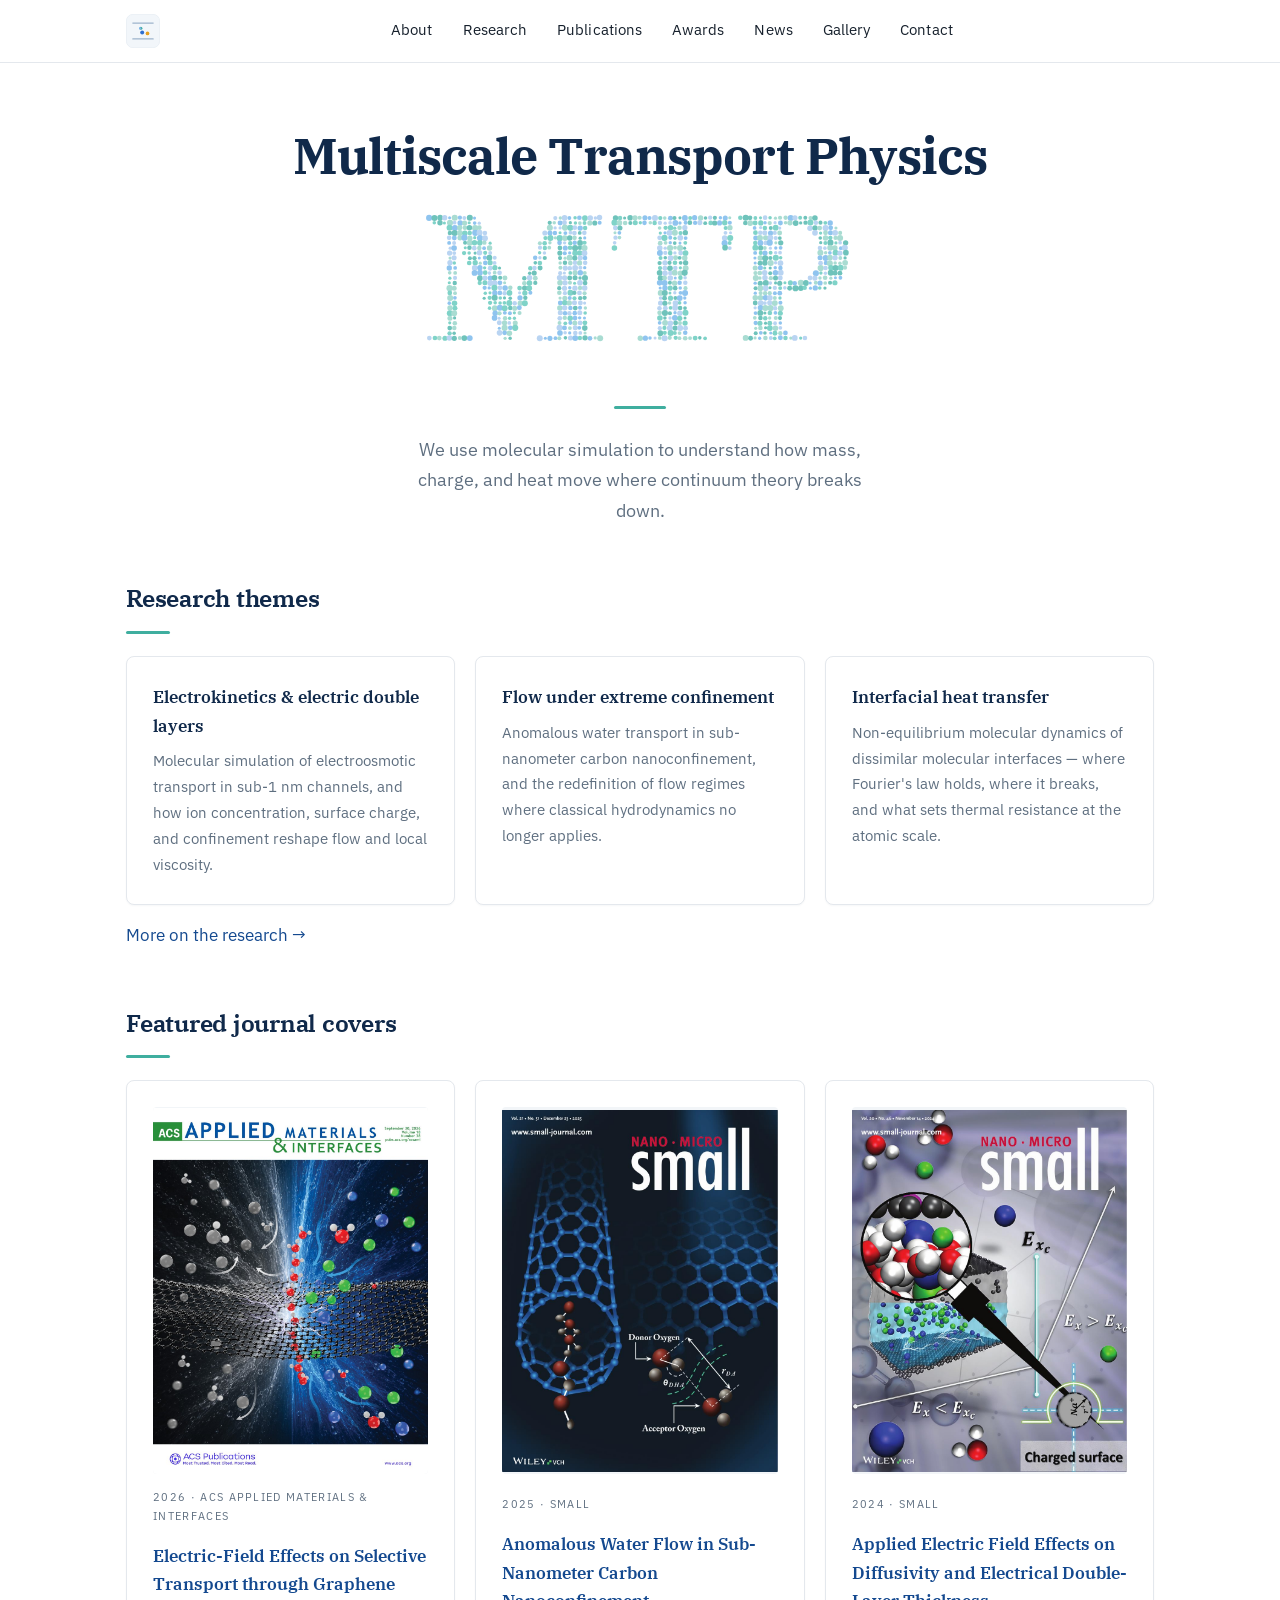
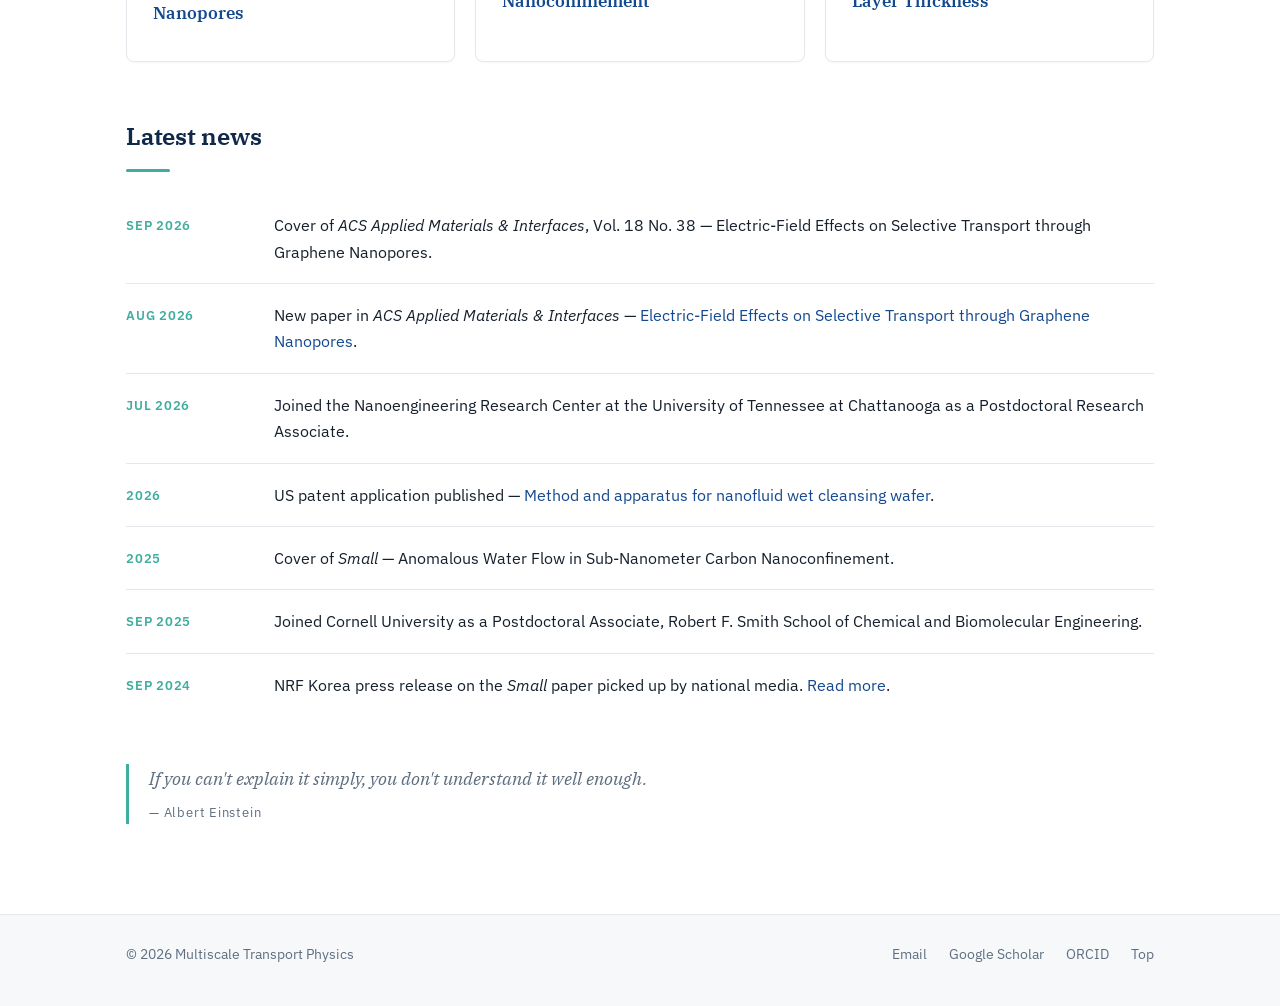
<file: index.html>
<!DOCTYPE html>
<html lang="en">
<head>
<meta charset="utf-8">
<meta name="viewport" content="width=device-width, initial-scale=1">
<title>MTP — Multiscale Transport Physics</title>
<meta name="description" content="Multiscale Transport Physics (MTP) — molecular dynamics of nanoconfined transport, electric double layers, and interfacial heat transfer.">
<link rel="icon" href="favicon.ico" sizes="any">
<link rel="icon" href="favicon.svg" type="image/svg+xml">
<link rel="apple-touch-icon" href="apple-touch-icon.png">
<meta name="theme-color" content="#10294a">
<link rel="preconnect" href="https://fonts.googleapis.com">
<link rel="preconnect" href="https://fonts.gstatic.com" crossorigin>
<link href="https://fonts.googleapis.com/css2?family=IBM+Plex+Mono:wght@400;500&family=IBM+Plex+Sans:wght@400;500;600&family=IBM+Plex+Serif:wght@400;500;600&display=swap" rel="stylesheet">
<link rel="stylesheet" href="assets/style.css">
</head>
<body>

<header class="top">
  <nav>
    <a class="brand" href="index.html">
<svg class="logo" viewBox="0 0 120 120" xmlns="http://www.w3.org/2000/svg" role="img" aria-label="MTP">
  <rect x="1" y="1" width="118" height="118" rx="24" fill="#f2f6fa" stroke="#d8e2ec" stroke-width="1.5"/>
  <rect x="22" y="30" width="76" height="4" rx="2" fill="#9db4cc"/>
  <rect x="22" y="86" width="76" height="4" rx="2" fill="#9db4cc"/>
  <clipPath id="mtpch"><rect x="22" y="34" width="76" height="52"/></clipPath>
  <g clip-path="url(#mtpch)">
    <circle cx="30" cy="48" r="7" fill="#2f6fd0">
      <animate attributeName="cx" values="22;98;22" dur="7s" repeatCount="indefinite"/>
      <animate attributeName="cy" values="48;66;48" dur="3.1s" repeatCount="indefinite"/>
    </circle>
    <circle cx="70" cy="70" r="5.5" fill="#3fae9f">
      <animate attributeName="cx" values="98;22;98" dur="5.4s" repeatCount="indefinite"/>
      <animate attributeName="cy" values="70;44;70" dur="2.6s" repeatCount="indefinite"/>
    </circle>
    <circle cx="55" cy="56" r="6.5" fill="#e8a020">
      <animate attributeName="cx" values="50;98;22;50" dur="9s" repeatCount="indefinite"/>
      <animate attributeName="cy" values="56;72;46;56" dur="4.3s" repeatCount="indefinite"/>
    </circle>
    <circle cx="40" cy="76" r="4" fill="#7fb2f0">
      <animate attributeName="cx" values="80;22;80" dur="6.2s" repeatCount="indefinite"/>
      <animate attributeName="cy" values="76;48;76" dur="3.6s" repeatCount="indefinite"/>
    </circle>
  </g>
</svg>
      <span class="wordmark">MTP</span>
    </a>
    <button id="menuBtn" aria-label="Menu">Menu</button>
    <div class="links" id="navLinks">
      <a href="about.html">About</a>
      <a href="research.html">Research</a>
      <a href="publications.html">Publications</a>
      <a href="awards.html">Awards</a>
      <a href="news.html">News</a>
      <a href="gallery.html">Gallery</a>
      <a href="contact.html">Contact</a>
    </div>
  </nav>
</header>

<section class="hero">
  <div class="inner">
    <h1>Multiscale Transport Physics</h1>
    <div class="canvaswrap"><canvas id="mark" aria-label="MTP"></canvas></div>
    <div class="divider"></div>
    <p class="tagline">We use molecular simulation to understand how mass, charge, and heat move where continuum theory breaks down.</p>
  </div>
</section>

<main id="start">

  <h2 style="margin-top:34px">Research themes</h2>
  <div class="cards">
    <div class="card">
      <h4>Electrokinetics &amp; electric double layers</h4>
      <p>Molecular simulation of electroosmotic transport in sub-1 nm channels, and how ion concentration, surface charge, and confinement reshape flow and local viscosity.</p>
    </div>
    <div class="card">
      <h4>Flow under extreme confinement</h4>
      <p>Anomalous water transport in sub-nanometer carbon nanoconfinement, and the redefinition of flow regimes where classical hydrodynamics no longer applies.</p>
    </div>
    <div class="card">
      <h4>Interfacial heat transfer</h4>
      <p>Non-equilibrium molecular dynamics of dissimilar molecular interfaces — where Fourier's law holds, where it breaks, and what sets thermal resistance at the atomic scale.</p>
    </div>
  </div>
  <p style="margin-top:16px"><a href="research.html">More on the research →</a></p>

  <h2>Featured journal covers</h2>
  <div class="cards">
    <div class="card">
      <img class="coverimg" src="images/cover-2026.jpg" alt="ACS Applied Materials &amp; Interfaces 2026 cover">
      <span class="tag">2026 · ACS Applied Materials &amp; Interfaces</span>
      <h4 style="margin-top:10px"><a href="https://pubs.acs.org/doi/10.1021/acsami.6c11813">Electric-Field Effects on Selective Transport through Graphene Nanopores</a></h4>
    </div>
    <div class="card">
      <img class="coverimg" src="images/cover-2025.jpg" alt="Small 2025 cover">
      <span class="tag">2025 · Small</span>
      <h4 style="margin-top:10px"><a href="https://onlinelibrary.wiley.com/doi/abs/10.1002/smll.71726">Anomalous Water Flow in Sub-Nanometer Carbon Nanoconfinement</a></h4>
    </div>
    <div class="card">
      <img class="coverimg" src="images/cover-2024.jpg" alt="Small 2024 cover">
      <span class="tag">2024 · Small</span>
      <h4 style="margin-top:10px"><a href="https://onlinelibrary.wiley.com/doi/abs/10.1002/smll.202470342">Applied Electric Field Effects on Diffusivity and Electrical Double-Layer Thickness</a></h4>
    </div>
  </div>

  <h2>Latest news</h2>
  <ul class="plain news">
    <li><span class="date">Sep 2026</span><span>Cover of <em>ACS Applied Materials &amp; Interfaces</em>, Vol. 18 No. 38 — Electric-Field Effects on Selective Transport through Graphene Nanopores.</span></li>
    <li><span class="date">Aug 2026</span><span>New paper in <em>ACS Applied Materials &amp; Interfaces</em> — <a href="https://pubs.acs.org/doi/10.1021/acsami.6c11813">Electric-Field Effects on Selective Transport through Graphene Nanopores</a>.</span></li>
    <li><span class="date">Jul 2026</span><span>Joined the Nanoengineering Research Center at the University of Tennessee at Chattanooga as a Postdoctoral Research Associate.</span></li>
    <li><span class="date">2026</span><span>US patent application published — <a href="https://patents.google.com/patent/US20260068576A1/en">Method and apparatus for nanofluid wet cleansing wafer</a>.</span></li>
    <li><span class="date">2025</span><span>Cover of <em>Small</em> — Anomalous Water Flow in Sub-Nanometer Carbon Nanoconfinement.</span></li>
    <li><span class="date">Sep 2025</span><span>Joined Cornell University as a Postdoctoral Associate, Robert F. Smith School of Chemical and Biomolecular Engineering.</span></li>
    <li><span class="date">Sep 2024</span><span>NRF Korea press release on the <em>Small</em> paper picked up by national media. <a href="news.html">Read more</a>.</span></li>
  </ul>

  <blockquote class="quote">
    If you can't explain it simply, you don't understand it well enough.
    <cite>— Albert Einstein</cite>
  </blockquote>

</main>

<footer>
  <div class="fwrap">
    <span>© <span class="yr"></span> Multiscale Transport Physics</span>
    <a href="mailto:md-masuduzzaman@utc.edu">Email</a>
    <a href="https://scholar.google.com/citations?user=24VWKvkAAAAJ&hl=en">Google Scholar</a>
    <a href="https://orcid.org/0000-0002-1301-1601">ORCID</a>
    <a href="#">Top</a>
  </div>
</footer>

<script src="assets/site.js"></script>
<script src="assets/wordmark.js"></script>
</body>
</html>
</file>
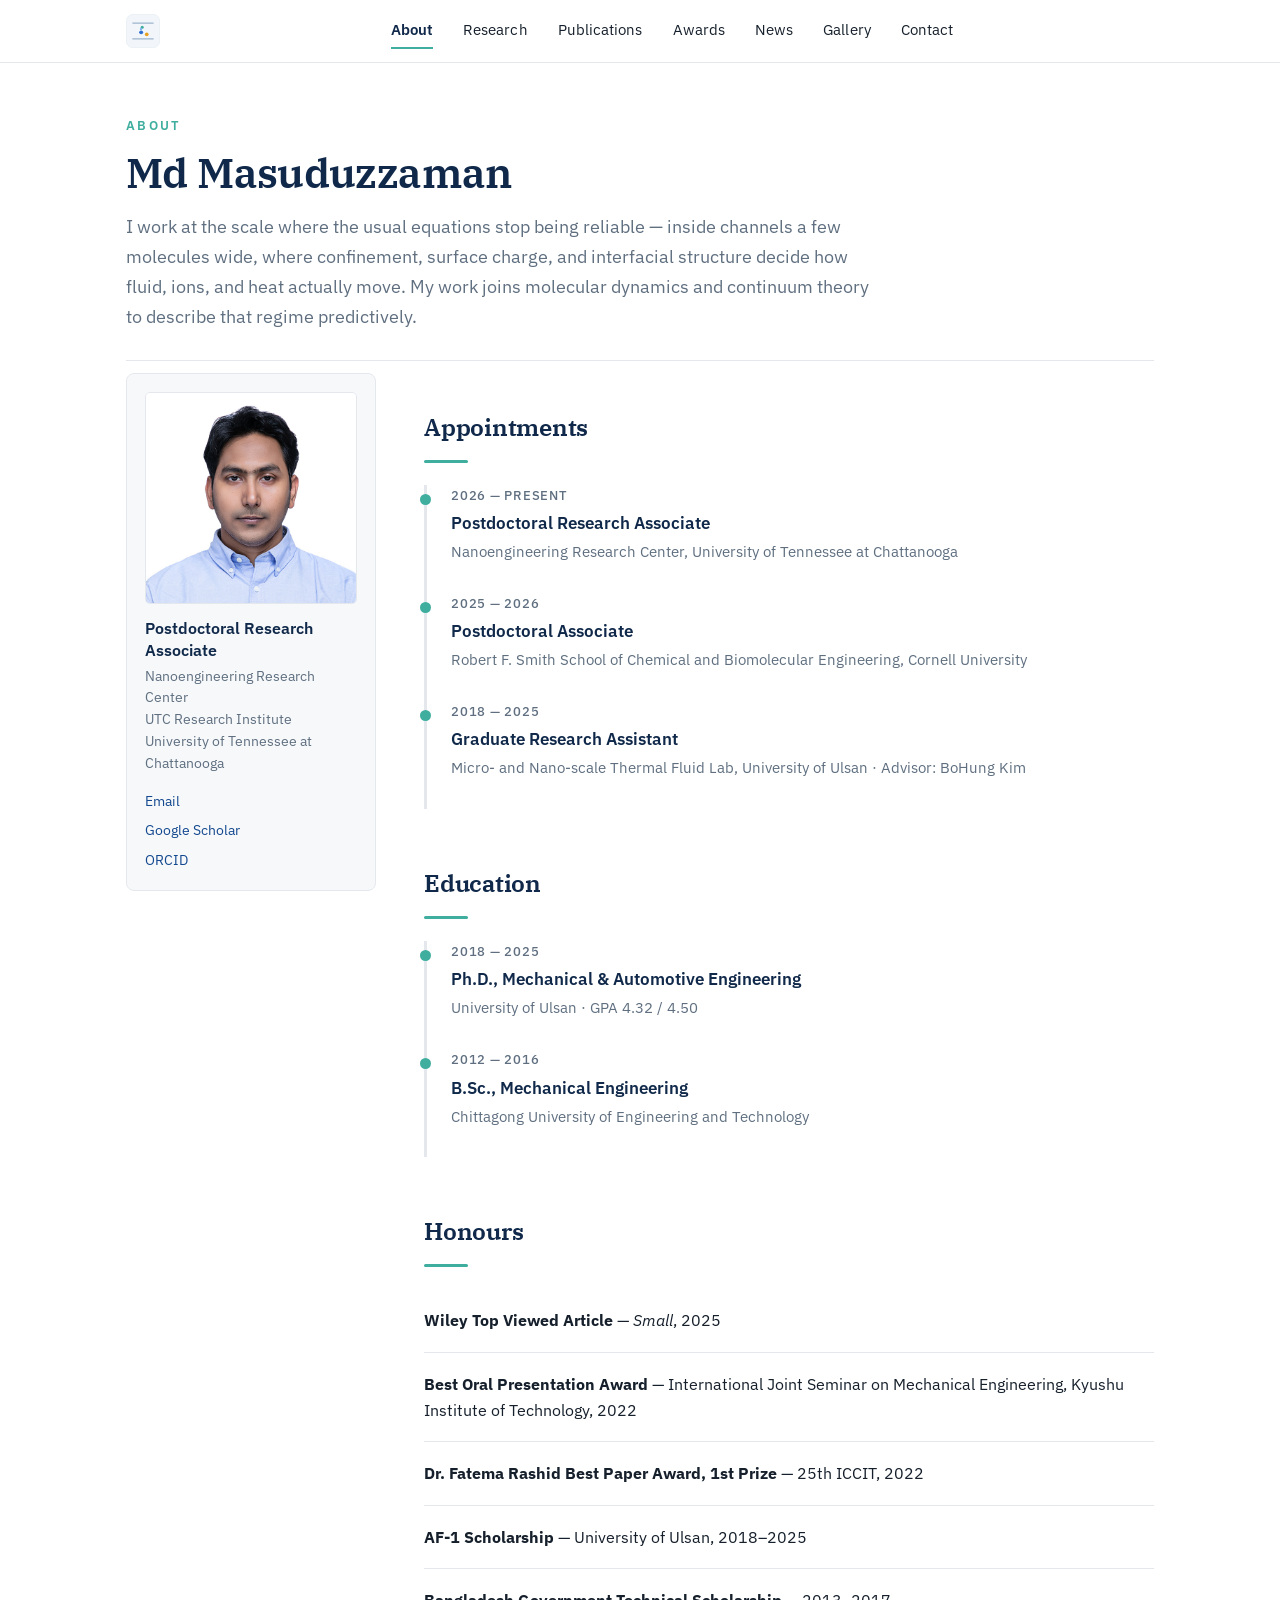
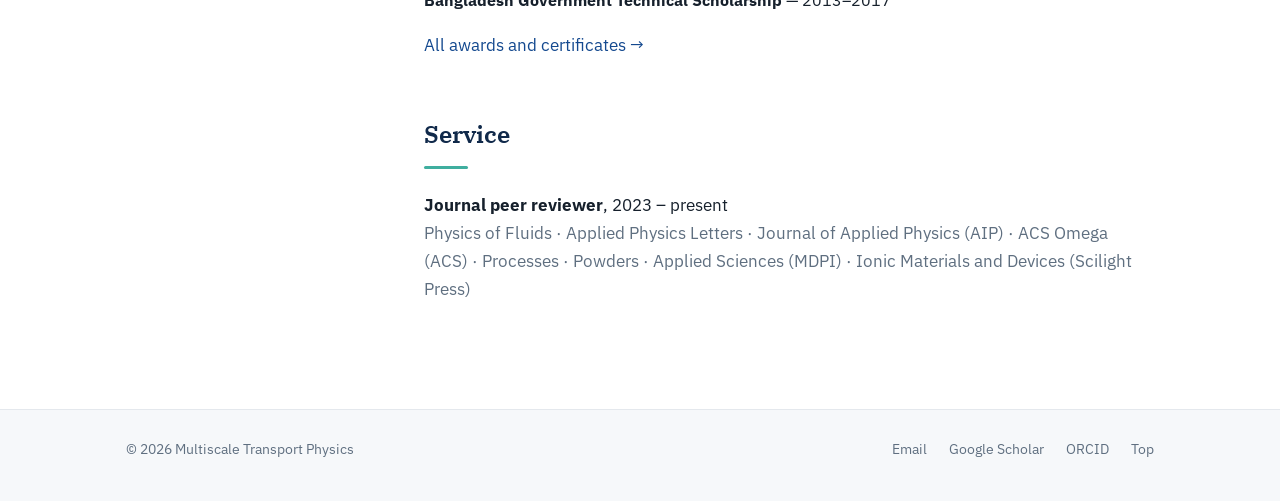
<file: about.html>
<!DOCTYPE html>
<html lang="en">
<head>
<meta charset="utf-8">
<meta name="viewport" content="width=device-width, initial-scale=1">
<title>About — Md Masuduzzaman</title>
<link rel="icon" href="favicon.ico" sizes="any">
<link rel="icon" href="favicon.svg" type="image/svg+xml">
<link rel="apple-touch-icon" href="apple-touch-icon.png">
<meta name="theme-color" content="#10294a">
<link rel="preconnect" href="https://fonts.googleapis.com">
<link rel="preconnect" href="https://fonts.gstatic.com" crossorigin>
<link href="https://fonts.googleapis.com/css2?family=IBM+Plex+Mono:wght@400;500&family=IBM+Plex+Sans:wght@400;500;600&family=IBM+Plex+Serif:wght@400;500;600&display=swap" rel="stylesheet">
<link rel="stylesheet" href="assets/style.css">
</head>
<body>

<header class="top">
  <nav>
    <a class="brand" href="index.html">
<svg class="logo" viewBox="0 0 120 120" xmlns="http://www.w3.org/2000/svg" role="img" aria-label="MTP">
  <rect x="1" y="1" width="118" height="118" rx="24" fill="#f2f6fa" stroke="#d8e2ec" stroke-width="1.5"/>
  <rect x="22" y="30" width="76" height="4" rx="2" fill="#9db4cc"/>
  <rect x="22" y="86" width="76" height="4" rx="2" fill="#9db4cc"/>
  <clipPath id="mtpch"><rect x="22" y="34" width="76" height="52"/></clipPath>
  <g clip-path="url(#mtpch)">
    <circle cx="30" cy="48" r="7" fill="#2f6fd0">
      <animate attributeName="cx" values="22;98;22" dur="7s" repeatCount="indefinite"/>
      <animate attributeName="cy" values="48;66;48" dur="3.1s" repeatCount="indefinite"/>
    </circle>
    <circle cx="70" cy="70" r="5.5" fill="#3fae9f">
      <animate attributeName="cx" values="98;22;98" dur="5.4s" repeatCount="indefinite"/>
      <animate attributeName="cy" values="70;44;70" dur="2.6s" repeatCount="indefinite"/>
    </circle>
    <circle cx="55" cy="56" r="6.5" fill="#e8a020">
      <animate attributeName="cx" values="50;98;22;50" dur="9s" repeatCount="indefinite"/>
      <animate attributeName="cy" values="56;72;46;56" dur="4.3s" repeatCount="indefinite"/>
    </circle>
    <circle cx="40" cy="76" r="4" fill="#7fb2f0">
      <animate attributeName="cx" values="80;22;80" dur="6.2s" repeatCount="indefinite"/>
      <animate attributeName="cy" values="76;48;76" dur="3.6s" repeatCount="indefinite"/>
    </circle>
  </g>
</svg>
      <span class="wordmark">MTP</span>
    </a>
    <button id="menuBtn" aria-label="Menu">Menu</button>
    <div class="links" id="navLinks">
      <a class="active" href="about.html">About</a>
      <a href="research.html">Research</a>
      <a href="publications.html">Publications</a>
      <a href="awards.html">Awards</a>
      <a href="news.html">News</a>
      <a href="gallery.html">Gallery</a>
      <a href="contact.html">Contact</a>
    </div>
  </nav>
</header>

<main>
  <div class="page-head">
    <p class="eyebrow">About</p>
    <h1>Md Masuduzzaman</h1>
    <p class="lede">I work at the scale where the usual equations stop being reliable — inside channels a few molecules wide, where confinement, surface charge, and interfacial structure decide how fluid, ions, and heat actually move. My work joins molecular dynamics and continuum theory to describe that regime predictively.</p>
  </div>

  <div class="bio">
    <aside class="idcard">
      <img src="images/portrait.jpg" alt="Md Masuduzzaman">
      <p class="pos">Postdoctoral Research Associate</p>
      <p class="org">Nanoengineering Research Center<br>UTC Research Institute<br>University of Tennessee at Chattanooga</p>
      <p class="links">
        <a href="mailto:md-masuduzzaman@utc.edu">Email</a>
        <a href="https://scholar.google.com/citations?user=24VWKvkAAAAJ&hl=en">Google Scholar</a>
        <a href="https://orcid.org/0000-0002-1301-1601">ORCID</a>
      </p>
    </aside>

    <div>
      <h2>Appointments</h2>
      <div class="role">
        <div class="when">2026 — Present</div>
        <div class="what">Postdoctoral Research Associate</div>
        <div class="where">Nanoengineering Research Center, University of Tennessee at Chattanooga</div>
      </div>
      <div class="role">
        <div class="when">2025 — 2026</div>
        <div class="what">Postdoctoral Associate</div>
        <div class="where">Robert F. Smith School of Chemical and Biomolecular Engineering, Cornell University</div>
      </div>
      <div class="role">
        <div class="when">2018 — 2025</div>
        <div class="what">Graduate Research Assistant</div>
        <div class="where">Micro- and Nano-scale Thermal Fluid Lab, University of Ulsan · Advisor: BoHung Kim</div>
      </div>

      <h2>Education</h2>
      <div class="role">
        <div class="when">2018 — 2025</div>
        <div class="what">Ph.D., Mechanical &amp; Automotive Engineering</div>
        <div class="where">University of Ulsan · GPA 4.32 / 4.50</div>
      </div>
      <div class="role">
        <div class="when">2012 — 2016</div>
        <div class="what">B.Sc., Mechanical Engineering</div>
        <div class="where">Chittagong University of Engineering and Technology</div>
      </div>

      <h2>Honours</h2>
      <ul class="plain">
        <li><strong>Wiley Top Viewed Article</strong> — <em>Small</em>, 2025</li>
        <li><strong>Best Oral Presentation Award</strong> — International Joint Seminar on Mechanical Engineering, Kyushu Institute of Technology, 2022</li>
        <li><strong>Dr. Fatema Rashid Best Paper Award, 1st Prize</strong> — 25th ICCIT, 2022</li>
        <li><strong>AF-1 Scholarship</strong> — University of Ulsan, 2018–2025</li>
        <li><strong>Bangladesh Government Technical Scholarship</strong> — 2013–2017</li>
      </ul>
      <p><a href="awards.html">All awards and certificates →</a></p>

      <h2>Service</h2>
      <p><strong>Journal peer reviewer</strong>, 2023 – present<br>
      <span class="sub">Physics of Fluids · Applied Physics Letters · Journal of Applied Physics (AIP) · ACS Omega (ACS) · Processes · Powders · Applied Sciences (MDPI) · Ionic Materials and Devices (Scilight Press)</span></p>
    </div>
  </div>

</main>

<footer>
  <div class="fwrap">
    <span>© <span class="yr"></span> Multiscale Transport Physics</span>
    <a href="mailto:md-masuduzzaman@utc.edu">Email</a>
    <a href="https://scholar.google.com/citations?user=24VWKvkAAAAJ&hl=en">Google Scholar</a>
    <a href="https://orcid.org/0000-0002-1301-1601">ORCID</a>
    <a href="#">Top</a>
  </div>
</footer>

<script src="assets/site.js"></script>
</body>
</html>
</file>
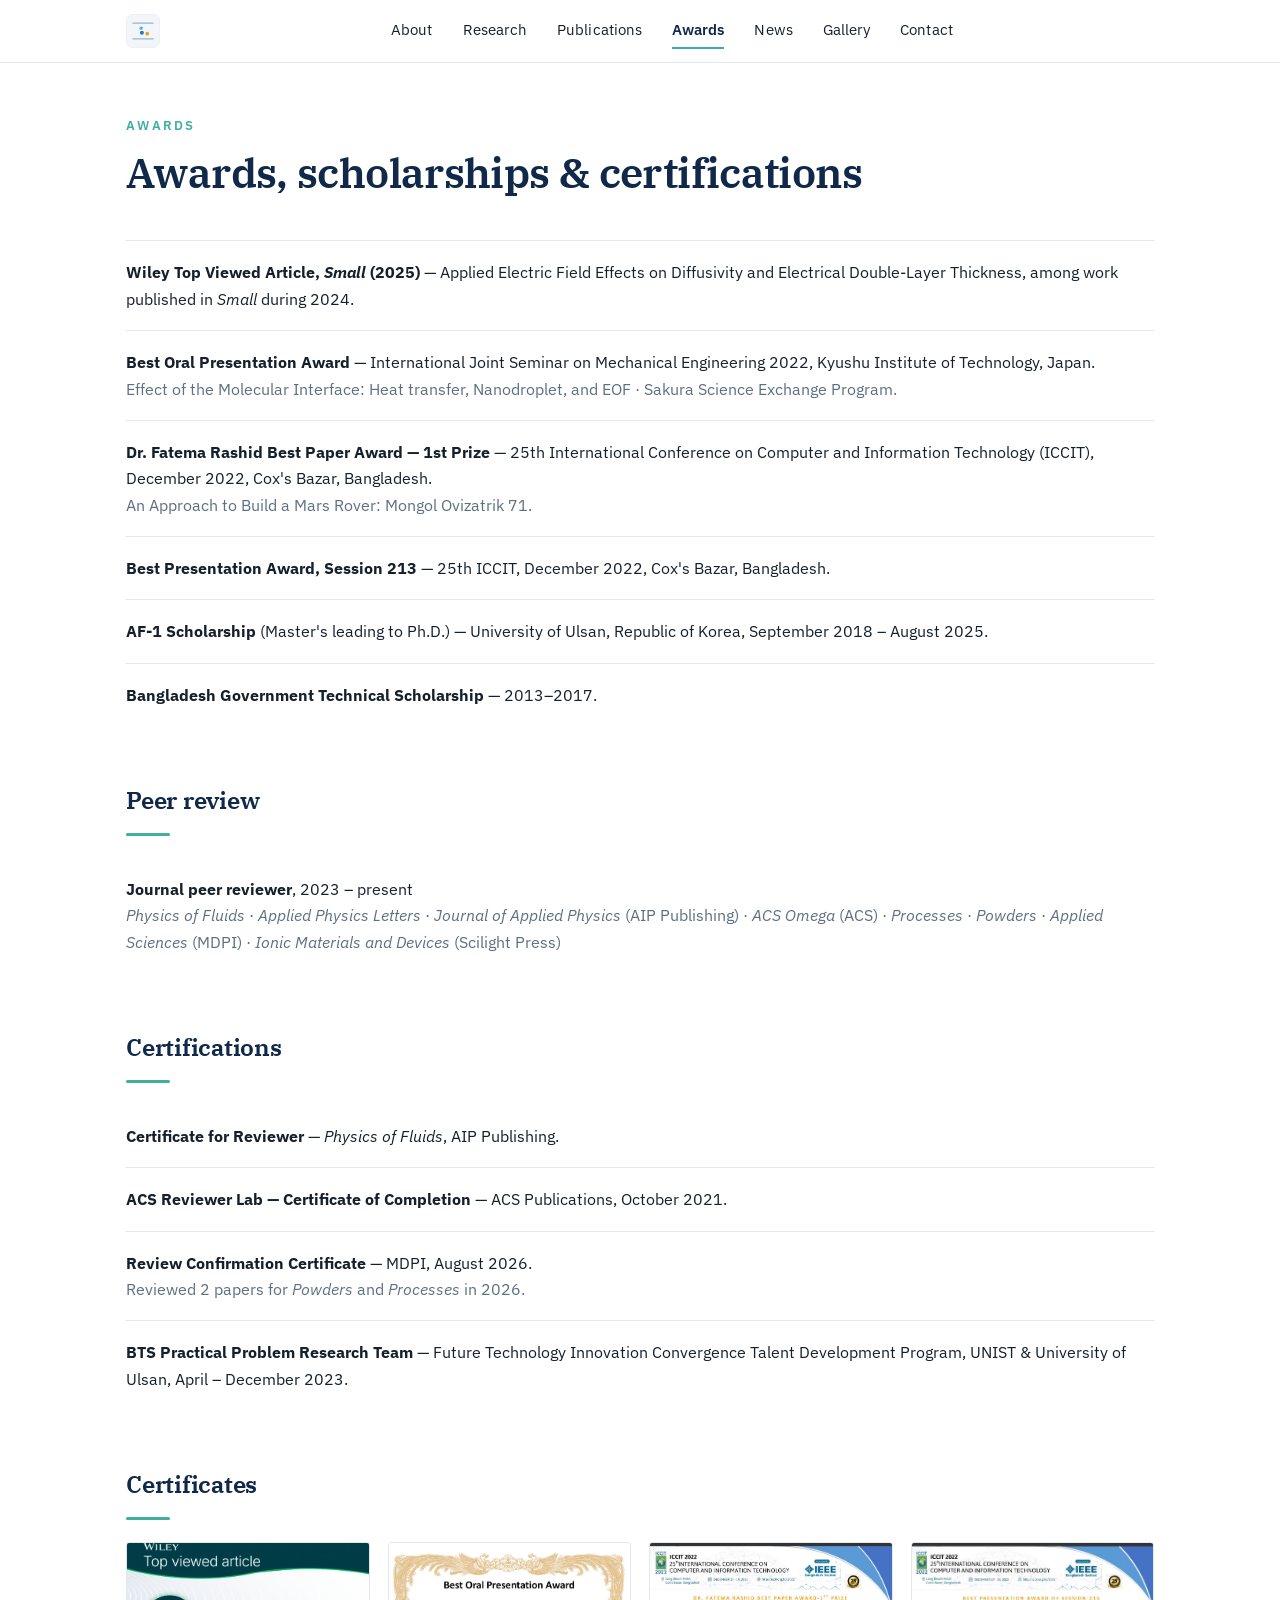
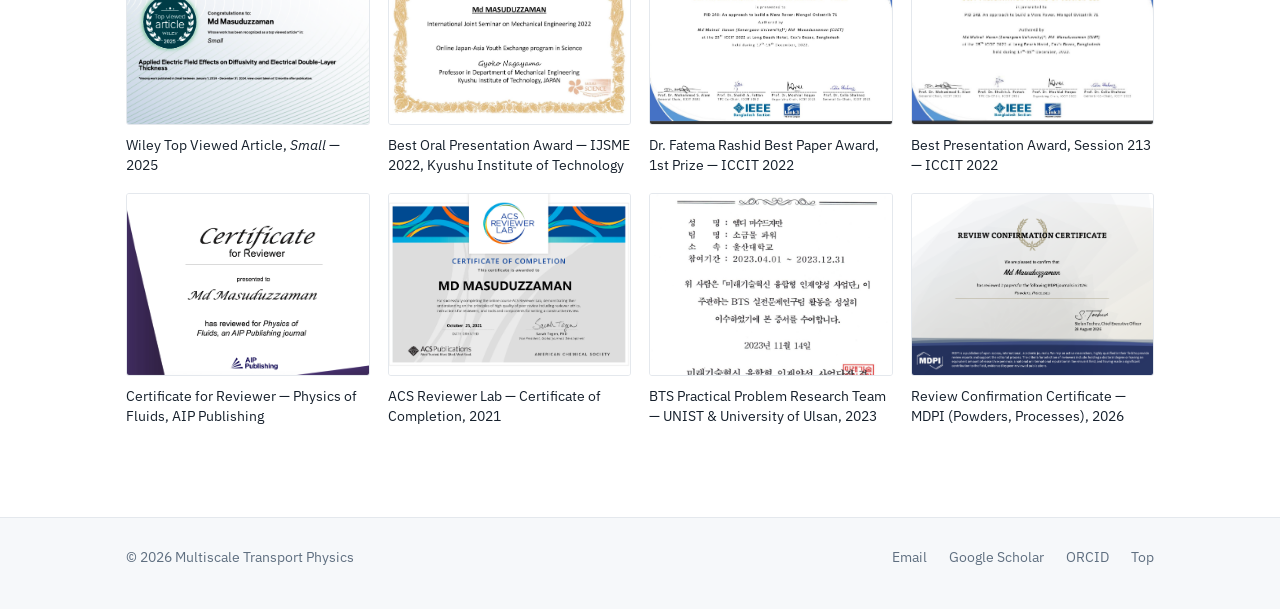
<file: awards.html>
<!DOCTYPE html>
<html lang="en">
<head>
<meta charset="utf-8">
<meta name="viewport" content="width=device-width, initial-scale=1">
<title>Awards — Md Masuduzzaman</title>
<link rel="icon" href="favicon.ico" sizes="any">
<link rel="icon" href="favicon.svg" type="image/svg+xml">
<link rel="apple-touch-icon" href="apple-touch-icon.png">
<meta name="theme-color" content="#10294a">
<link rel="preconnect" href="https://fonts.googleapis.com">
<link rel="preconnect" href="https://fonts.gstatic.com" crossorigin>
<link href="https://fonts.googleapis.com/css2?family=IBM+Plex+Mono:wght@400;500&family=IBM+Plex+Sans:wght@400;500;600&family=IBM+Plex+Serif:wght@400;500;600&display=swap" rel="stylesheet">
<link rel="stylesheet" href="assets/style.css">
</head>
<body>

<header class="top">
  <nav>
    <a class="brand" href="index.html">
<svg class="logo" viewBox="0 0 120 120" xmlns="http://www.w3.org/2000/svg" role="img" aria-label="MTP">
  <rect x="1" y="1" width="118" height="118" rx="24" fill="#f2f6fa" stroke="#d8e2ec" stroke-width="1.5"/>
  <rect x="22" y="30" width="76" height="4" rx="2" fill="#9db4cc"/>
  <rect x="22" y="86" width="76" height="4" rx="2" fill="#9db4cc"/>
  <clipPath id="mtpch"><rect x="22" y="34" width="76" height="52"/></clipPath>
  <g clip-path="url(#mtpch)">
    <circle cx="30" cy="48" r="7" fill="#2f6fd0">
      <animate attributeName="cx" values="22;98;22" dur="7s" repeatCount="indefinite"/>
      <animate attributeName="cy" values="48;66;48" dur="3.1s" repeatCount="indefinite"/>
    </circle>
    <circle cx="70" cy="70" r="5.5" fill="#3fae9f">
      <animate attributeName="cx" values="98;22;98" dur="5.4s" repeatCount="indefinite"/>
      <animate attributeName="cy" values="70;44;70" dur="2.6s" repeatCount="indefinite"/>
    </circle>
    <circle cx="55" cy="56" r="6.5" fill="#e8a020">
      <animate attributeName="cx" values="50;98;22;50" dur="9s" repeatCount="indefinite"/>
      <animate attributeName="cy" values="56;72;46;56" dur="4.3s" repeatCount="indefinite"/>
    </circle>
    <circle cx="40" cy="76" r="4" fill="#7fb2f0">
      <animate attributeName="cx" values="80;22;80" dur="6.2s" repeatCount="indefinite"/>
      <animate attributeName="cy" values="76;48;76" dur="3.6s" repeatCount="indefinite"/>
    </circle>
  </g>
</svg>
      <span class="wordmark">MTP</span>
    </a>
    <button id="menuBtn" aria-label="Menu">Menu</button>
    <div class="links" id="navLinks">
      <a href="about.html">About</a>
      <a href="research.html">Research</a>
      <a href="publications.html">Publications</a>
      <a class="active" href="awards.html">Awards</a>
      <a href="news.html">News</a>
      <a href="gallery.html">Gallery</a>
      <a href="contact.html">Contact</a>
    </div>
  </nav>
</header>

<main>
  <div class="page-head">
    <p class="eyebrow">Awards</p>
    <h1>Awards, scholarships &amp; certifications</h1>
  </div>

  <ul class="plain">
    <li><strong>Wiley Top Viewed Article, <em>Small</em> (2025)</strong> — Applied Electric Field Effects on Diffusivity and Electrical Double-Layer Thickness, among work published in <em>Small</em> during 2024.</li>
    <li><strong>Best Oral Presentation Award</strong> — International Joint Seminar on Mechanical Engineering 2022, Kyushu Institute of Technology, Japan.<br>
      <span class="sub">Effect of the Molecular Interface: Heat transfer, Nanodroplet, and EOF · Sakura Science Exchange Program.</span></li>
    <li><strong>Dr. Fatema Rashid Best Paper Award — 1st Prize</strong> — 25th International Conference on Computer and Information Technology (ICCIT), December 2022, Cox's Bazar, Bangladesh.<br>
      <span class="sub">An Approach to Build a Mars Rover: Mongol Ovizatrik 71.</span></li>
    <li><strong>Best Presentation Award, Session 213</strong> — 25th ICCIT, December 2022, Cox's Bazar, Bangladesh.</li>
    <li><strong>AF-1 Scholarship</strong> (Master's leading to Ph.D.) — University of Ulsan, Republic of Korea, September 2018 – August 2025.</li>
    <li><strong>Bangladesh Government Technical Scholarship</strong> — 2013–2017.</li>
  </ul>

  <h2>Peer review</h2>
  <ul class="plain">
    <li><strong>Journal peer reviewer</strong>, 2023 – present<br>
      <span class="sub"><em>Physics of Fluids</em> · <em>Applied Physics Letters</em> · <em>Journal of Applied Physics</em> (AIP Publishing) · <em>ACS Omega</em> (ACS) · <em>Processes</em> · <em>Powders</em> · <em>Applied Sciences</em> (MDPI) · <em>Ionic Materials and Devices</em> (Scilight Press)</span></li>
  </ul>

  <h2>Certifications</h2>
  <ul class="plain">
    <li><strong>Certificate for Reviewer</strong> — <em>Physics of Fluids</em>, AIP Publishing.</li>
    <li><strong>ACS Reviewer Lab — Certificate of Completion</strong> — ACS Publications, October 2021.</li>
    <li><strong>Review Confirmation Certificate</strong> — MDPI, August 2026.<br>
      <span class="sub">Reviewed 2 papers for <em>Powders</em> and <em>Processes</em> in 2026.</span></li>
    <li><strong>BTS Practical Problem Research Team</strong> — Future Technology Innovation Convergence Talent Development Program, UNIST &amp; University of Ulsan, April – December 2023.</li>
  </ul>

  <h2>Certificates</h2>
  <div class="grid">
    <figure><img src="images/cert-7.png" alt="Certificate"><figcaption>Wiley Top Viewed Article, <em>Small</em> — 2025</figcaption></figure>
    <figure><img src="images/cert-1.jpg" alt="Certificate"><figcaption>Best Oral Presentation Award — IJSME 2022, Kyushu Institute of Technology</figcaption></figure>
    <figure><img src="images/cert-2.jpg" alt="Certificate"><figcaption>Dr. Fatema Rashid Best Paper Award, 1st Prize — ICCIT 2022</figcaption></figure>
    <figure><img src="images/cert-3.jpg" alt="Certificate"><figcaption>Best Presentation Award, Session 213 — ICCIT 2022</figcaption></figure>
    <figure><img src="images/cert-6.png" alt="Certificate"><figcaption>Certificate for Reviewer — Physics of Fluids, AIP Publishing</figcaption></figure>
    <figure><img src="images/cert-4.png" alt="Certificate"><figcaption>ACS Reviewer Lab — Certificate of Completion, 2021</figcaption></figure>
    <figure><img src="images/cert-5.jpg" alt="Certificate"><figcaption>BTS Practical Problem Research Team — UNIST &amp; University of Ulsan, 2023</figcaption></figure>
    <figure><img src="images/cert-8.png" alt="Certificate"><figcaption>Review Confirmation Certificate — MDPI (Powders, Processes), 2026</figcaption></figure>
  </div>

</main>

<footer>
  <div class="fwrap">
    <span>© <span class="yr"></span> Multiscale Transport Physics</span>
    <a href="mailto:md-masuduzzaman@utc.edu">Email</a>
    <a href="https://scholar.google.com/citations?user=24VWKvkAAAAJ&hl=en">Google Scholar</a>
    <a href="https://orcid.org/0000-0002-1301-1601">ORCID</a>
    <a href="#">Top</a>
  </div>
</footer>

<script src="assets/site.js"></script>
</body>
</html>
</file>
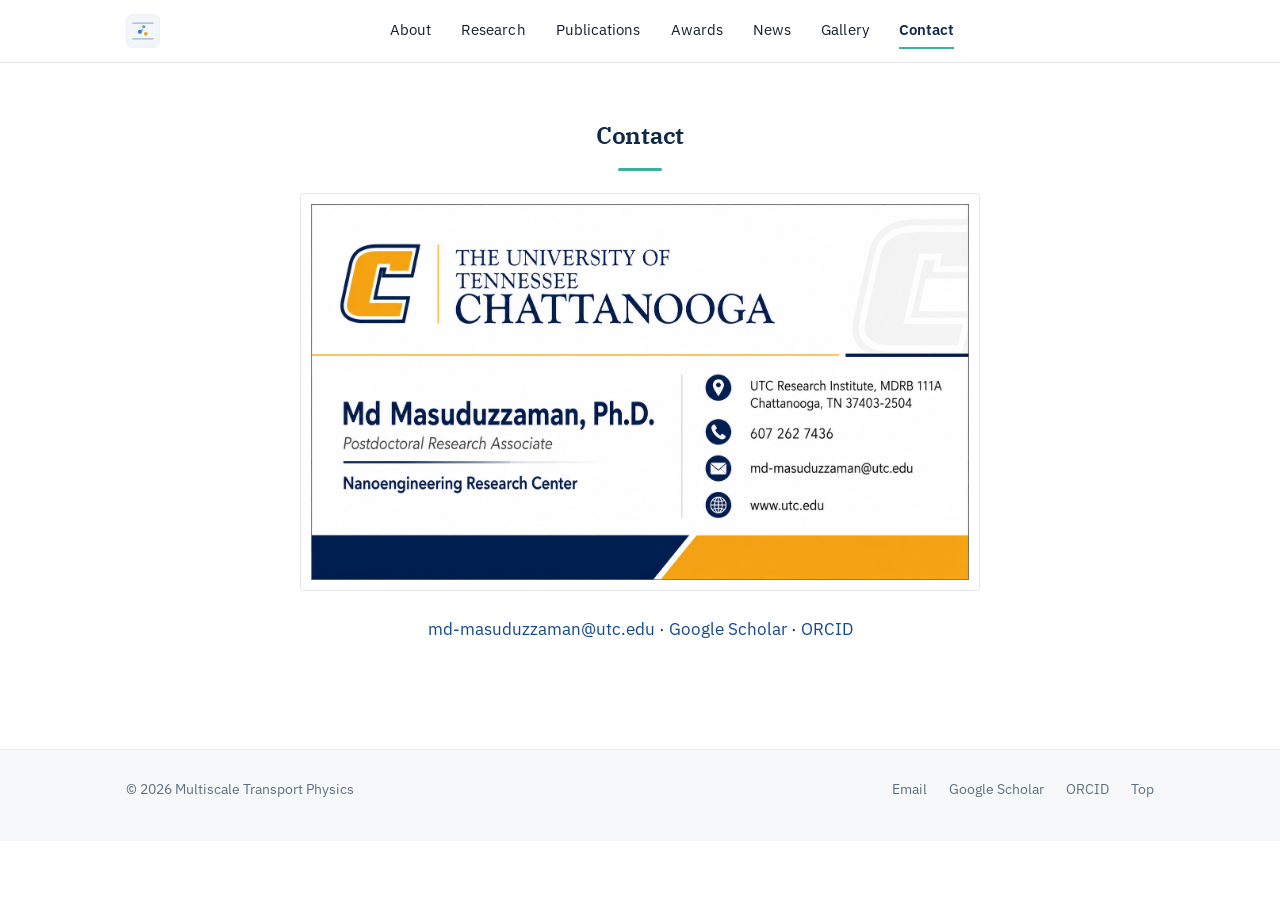
<file: contact.html>
<!DOCTYPE html>
<html lang="en">
<head>
<meta charset="utf-8">
<meta name="viewport" content="width=device-width, initial-scale=1">
<title>Contact — Md Masuduzzaman</title>
<link rel="icon" href="favicon.ico" sizes="any">
<link rel="icon" href="favicon.svg" type="image/svg+xml">
<link rel="apple-touch-icon" href="apple-touch-icon.png">
<meta name="theme-color" content="#10294a">
<link rel="preconnect" href="https://fonts.googleapis.com">
<link rel="preconnect" href="https://fonts.gstatic.com" crossorigin>
<link href="https://fonts.googleapis.com/css2?family=IBM+Plex+Mono:wght@400;500&family=IBM+Plex+Sans:wght@400;500;600&family=IBM+Plex+Serif:wght@400;500;600&display=swap" rel="stylesheet">
<link rel="stylesheet" href="assets/style.css">
</head>
<body>

<header class="top">
  <nav>
    <a class="brand" href="index.html">
<svg class="logo" viewBox="0 0 120 120" xmlns="http://www.w3.org/2000/svg" role="img" aria-label="MTP">
  <rect x="1" y="1" width="118" height="118" rx="24" fill="#f2f6fa" stroke="#d8e2ec" stroke-width="1.5"/>
  <rect x="22" y="30" width="76" height="4" rx="2" fill="#9db4cc"/>
  <rect x="22" y="86" width="76" height="4" rx="2" fill="#9db4cc"/>
  <clipPath id="mtpch"><rect x="22" y="34" width="76" height="52"/></clipPath>
  <g clip-path="url(#mtpch)">
    <circle cx="30" cy="48" r="7" fill="#2f6fd0">
      <animate attributeName="cx" values="22;98;22" dur="7s" repeatCount="indefinite"/>
      <animate attributeName="cy" values="48;66;48" dur="3.1s" repeatCount="indefinite"/>
    </circle>
    <circle cx="70" cy="70" r="5.5" fill="#3fae9f">
      <animate attributeName="cx" values="98;22;98" dur="5.4s" repeatCount="indefinite"/>
      <animate attributeName="cy" values="70;44;70" dur="2.6s" repeatCount="indefinite"/>
    </circle>
    <circle cx="55" cy="56" r="6.5" fill="#e8a020">
      <animate attributeName="cx" values="50;98;22;50" dur="9s" repeatCount="indefinite"/>
      <animate attributeName="cy" values="56;72;46;56" dur="4.3s" repeatCount="indefinite"/>
    </circle>
    <circle cx="40" cy="76" r="4" fill="#7fb2f0">
      <animate attributeName="cx" values="80;22;80" dur="6.2s" repeatCount="indefinite"/>
      <animate attributeName="cy" values="76;48;76" dur="3.6s" repeatCount="indefinite"/>
    </circle>
  </g>
</svg>
      <span class="wordmark">MTP</span>
    </a>
    <button id="menuBtn" aria-label="Menu">Menu</button>
    <div class="links" id="navLinks">
      <a href="about.html">About</a>
      <a href="research.html">Research</a>
      <a href="publications.html">Publications</a>
      <a href="awards.html">Awards</a>
      <a href="news.html">News</a>
      <a href="gallery.html">Gallery</a>
      <a class="active" href="contact.html">Contact</a>
    </div>
  </nav>
</header>

<main>
  <div class="center-block" style="padding:52px 0 0">
    <h2 style="margin-top:0">Contact</h2>
    <img class="wide" src="images/card.png" alt="Contact card for Md Masuduzzaman, Postdoctoral Research Associate, Nanoengineering Research Center, University of Tennessee at Chattanooga" style="max-width:680px;margin:0 auto 24px">
    <p><a href="mailto:md-masuduzzaman@utc.edu">md-masuduzzaman@utc.edu</a> ·
    <a href="https://scholar.google.com/citations?user=24VWKvkAAAAJ&hl=en">Google Scholar</a> ·
    <a href="https://orcid.org/0000-0002-1301-1601">ORCID</a></p>
  </div>

</main>

<footer>
  <div class="fwrap">
    <span>© <span class="yr"></span> Multiscale Transport Physics</span>
    <a href="mailto:md-masuduzzaman@utc.edu">Email</a>
    <a href="https://scholar.google.com/citations?user=24VWKvkAAAAJ&hl=en">Google Scholar</a>
    <a href="https://orcid.org/0000-0002-1301-1601">ORCID</a>
    <a href="#">Top</a>
  </div>
</footer>

<script src="assets/site.js"></script>
</body>
</html>
</file>
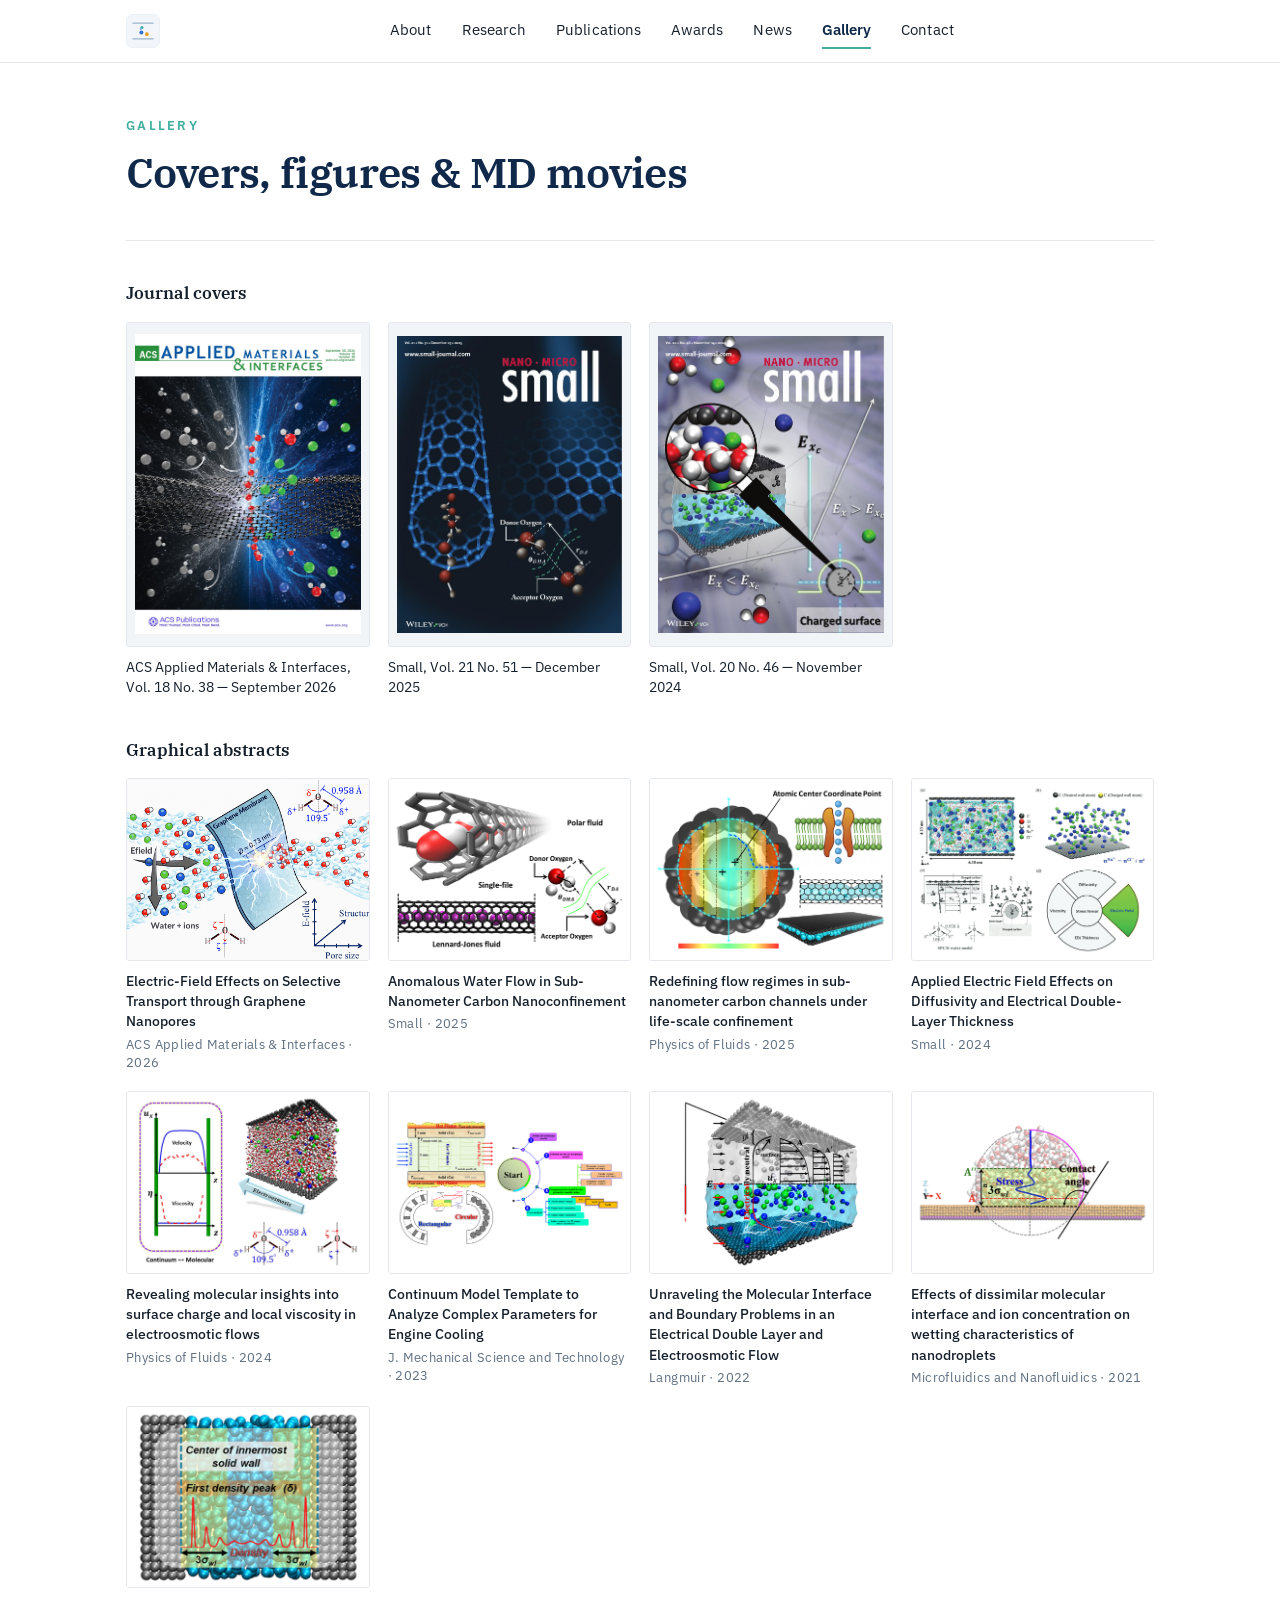
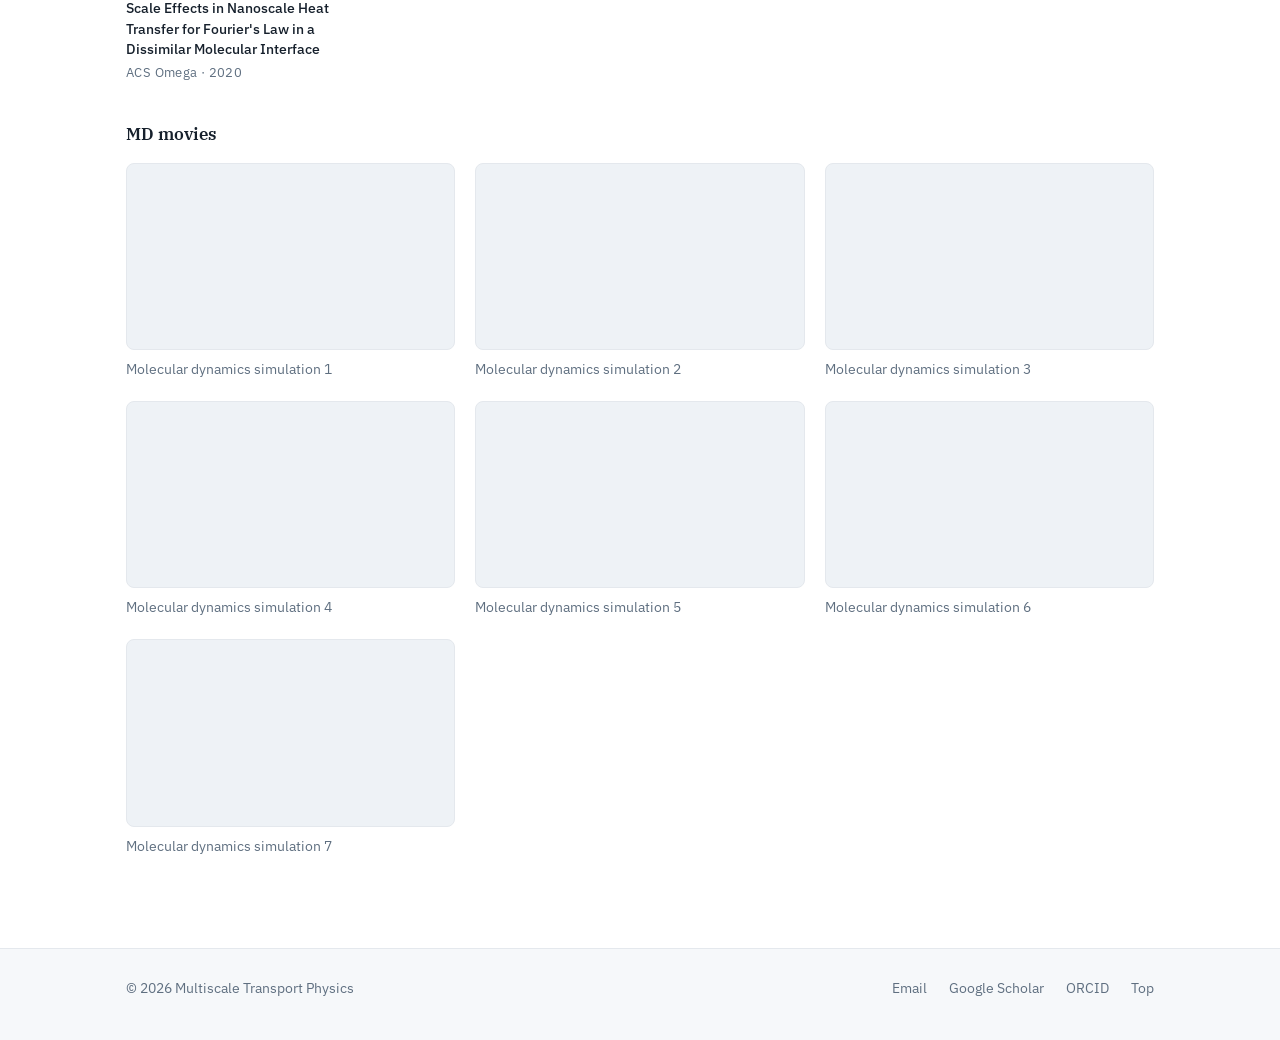
<file: gallery.html>
<!DOCTYPE html>
<html lang="en">
<head>
<meta charset="utf-8">
<meta name="viewport" content="width=device-width, initial-scale=1">
<title>Gallery — Md Masuduzzaman</title>
<link rel="icon" href="favicon.ico" sizes="any">
<link rel="icon" href="favicon.svg" type="image/svg+xml">
<link rel="apple-touch-icon" href="apple-touch-icon.png">
<meta name="theme-color" content="#10294a">
<link rel="preconnect" href="https://fonts.googleapis.com">
<link rel="preconnect" href="https://fonts.gstatic.com" crossorigin>
<link href="https://fonts.googleapis.com/css2?family=IBM+Plex+Mono:wght@400;500&family=IBM+Plex+Sans:wght@400;500;600&family=IBM+Plex+Serif:wght@400;500;600&display=swap" rel="stylesheet">
<link rel="stylesheet" href="assets/style.css">
</head>
<body>

<header class="top">
  <nav>
    <a class="brand" href="index.html">
<svg class="logo" viewBox="0 0 120 120" xmlns="http://www.w3.org/2000/svg" role="img" aria-label="MTP">
  <rect x="1" y="1" width="118" height="118" rx="24" fill="#f2f6fa" stroke="#d8e2ec" stroke-width="1.5"/>
  <rect x="22" y="30" width="76" height="4" rx="2" fill="#9db4cc"/>
  <rect x="22" y="86" width="76" height="4" rx="2" fill="#9db4cc"/>
  <clipPath id="mtpch"><rect x="22" y="34" width="76" height="52"/></clipPath>
  <g clip-path="url(#mtpch)">
    <circle cx="30" cy="48" r="7" fill="#2f6fd0">
      <animate attributeName="cx" values="22;98;22" dur="7s" repeatCount="indefinite"/>
      <animate attributeName="cy" values="48;66;48" dur="3.1s" repeatCount="indefinite"/>
    </circle>
    <circle cx="70" cy="70" r="5.5" fill="#3fae9f">
      <animate attributeName="cx" values="98;22;98" dur="5.4s" repeatCount="indefinite"/>
      <animate attributeName="cy" values="70;44;70" dur="2.6s" repeatCount="indefinite"/>
    </circle>
    <circle cx="55" cy="56" r="6.5" fill="#e8a020">
      <animate attributeName="cx" values="50;98;22;50" dur="9s" repeatCount="indefinite"/>
      <animate attributeName="cy" values="56;72;46;56" dur="4.3s" repeatCount="indefinite"/>
    </circle>
    <circle cx="40" cy="76" r="4" fill="#7fb2f0">
      <animate attributeName="cx" values="80;22;80" dur="6.2s" repeatCount="indefinite"/>
      <animate attributeName="cy" values="76;48;76" dur="3.6s" repeatCount="indefinite"/>
    </circle>
  </g>
</svg>
      <span class="wordmark">MTP</span>
    </a>
    <button id="menuBtn" aria-label="Menu">Menu</button>
    <div class="links" id="navLinks">
      <a href="about.html">About</a>
      <a href="research.html">Research</a>
      <a href="publications.html">Publications</a>
      <a href="awards.html">Awards</a>
      <a href="news.html">News</a>
      <a class="active" href="gallery.html">Gallery</a>
      <a href="contact.html">Contact</a>
    </div>
  </nav>
</header>

<main>
  <div class="page-head">
    <p class="eyebrow">Gallery</p>
    <h1>Covers, figures &amp; MD movies</h1>
  </div>

  <h3>Journal covers</h3>
  <div class="grid">
    <figure><img class="coverfig" src="images/cover-2026.jpg" alt="ACS Applied Materials &amp; Interfaces 2026 cover"><figcaption>ACS Applied Materials &amp; Interfaces, Vol. 18 No. 38 — September 2026</figcaption></figure>
    <figure><img class="coverfig" src="images/cover-2025.jpg" alt="Small 2025 cover"><figcaption>Small, Vol. 21 No. 51 — December 2025</figcaption></figure>
    <figure><img class="coverfig" src="images/cover-2024.jpg" alt="Small 2024 cover"><figcaption>Small, Vol. 20 No. 46 — November 2024</figcaption></figure>
  </div>

  <h3>Graphical abstracts</h3>
  <div class="grid">
    <figure>
      <a href="https://pubs.acs.org/doi/10.1021/acsami.6c11813"><img src="images/paper-9.png" alt="Graphical abstract"></a>
      <figcaption><a href="https://pubs.acs.org/doi/10.1021/acsami.6c11813">Electric-Field Effects on Selective Transport through Graphene Nanopores</a><span class="meta">ACS Applied Materials &amp; Interfaces · 2026</span></figcaption>
    </figure>
    <figure>
      <a href="https://onlinelibrary.wiley.com/doi/full/10.1002/smll.202508637"><img src="images/paper-8.png" alt="Graphical abstract"></a>
      <figcaption><a href="https://onlinelibrary.wiley.com/doi/full/10.1002/smll.202508637">Anomalous Water Flow in Sub-Nanometer Carbon Nanoconfinement</a><span class="meta">Small · 2025</span></figcaption>
    </figure>
    <figure>
      <a href="https://pubs.aip.org/aip/pof/article/37/9/092014/3361860"><img src="images/paper-7.png" alt="Graphical abstract"></a>
      <figcaption><a href="https://pubs.aip.org/aip/pof/article/37/9/092014/3361860">Redefining flow regimes in sub-nanometer carbon channels under life-scale confinement</a><span class="meta">Physics of Fluids · 2025</span></figcaption>
    </figure>
    <figure>
      <a href="https://onlinelibrary.wiley.com/doi/full/10.1002/smll.202404397"><img src="images/paper-5.png" alt="Graphical abstract"></a>
      <figcaption><a href="https://onlinelibrary.wiley.com/doi/full/10.1002/smll.202404397">Applied Electric Field Effects on Diffusivity and Electrical Double-Layer Thickness</a><span class="meta">Small · 2024</span></figcaption>
    </figure>
    <figure>
      <a href="https://pubs.aip.org/aip/pof/article/36/6/062003/3295832"><img src="images/paper-4.png" alt="Graphical abstract"></a>
      <figcaption><a href="https://pubs.aip.org/aip/pof/article/36/6/062003/3295832">Revealing molecular insights into surface charge and local viscosity in electroosmotic flows</a><span class="meta">Physics of Fluids · 2024</span></figcaption>
    </figure>
    <figure>
      <a href="https://link.springer.com/article/10.1007/s12206-023-1239-2"><img src="images/paper-6.png" alt="Graphical abstract"></a>
      <figcaption><a href="https://link.springer.com/article/10.1007/s12206-023-1239-2">Continuum Model Template to Analyze Complex Parameters for Engine Cooling</a><span class="meta">J. Mechanical Science and Technology · 2023</span></figcaption>
    </figure>
    <figure>
      <a href="https://pubs.acs.org/langd5/article/38/23/7244/469870/Unraveling-the-Molecular-Interface-and-Boundary"><img src="images/paper-3.png" alt="Graphical abstract"></a>
      <figcaption><a href="https://pubs.acs.org/langd5/article/38/23/7244/469870/Unraveling-the-Molecular-Interface-and-Boundary">Unraveling the Molecular Interface and Boundary Problems in an Electrical Double Layer and Electroosmotic Flow</a><span class="meta">Langmuir · 2022</span></figcaption>
    </figure>
    <figure>
      <a href="https://link.springer.com/article/10.1007/s10404-021-02455-6"><img src="images/paper-2.png" alt="Graphical abstract"></a>
      <figcaption><a href="https://link.springer.com/article/10.1007/s10404-021-02455-6">Effects of dissimilar molecular interface and ion concentration on wetting characteristics of nanodroplets</a><span class="meta">Microfluidics and Nanofluidics · 2021</span></figcaption>
    </figure>
    <figure>
      <a href="https://pmc.ncbi.nlm.nih.gov/articles/PMC7581236/"><img src="images/paper-1.png" alt="Graphical abstract"></a>
      <figcaption><a href="https://pmc.ncbi.nlm.nih.gov/articles/PMC7581236/">Scale Effects in Nanoscale Heat Transfer for Fourier's Law in a Dissimilar Molecular Interface</a><span class="meta">ACS Omega · 2020</span></figcaption>
    </figure>
  </div>

  <h3>MD movies</h3>
  <div class="videos">
    <figure>
      <div class="frame"><iframe src="https://www.youtube-nocookie.com/embed/DfFI0vaP4a0" title="MD movie 1" loading="lazy" allowfullscreen allow="accelerometer; clipboard-write; encrypted-media; gyroscope; picture-in-picture"></iframe></div>
      <figcaption>Molecular dynamics simulation 1</figcaption>
    </figure>
    <figure>
      <div class="frame"><iframe src="https://www.youtube-nocookie.com/embed/qZ9OiTyiZug" title="MD movie 2" loading="lazy" allowfullscreen allow="accelerometer; clipboard-write; encrypted-media; gyroscope; picture-in-picture"></iframe></div>
      <figcaption>Molecular dynamics simulation 2</figcaption>
    </figure>
    <figure>
      <div class="frame"><iframe src="https://www.youtube-nocookie.com/embed/rHvBjjz3qz0" title="MD movie 3" loading="lazy" allowfullscreen allow="accelerometer; clipboard-write; encrypted-media; gyroscope; picture-in-picture"></iframe></div>
      <figcaption>Molecular dynamics simulation 3</figcaption>
    </figure>
    <figure>
      <div class="frame"><iframe src="https://www.youtube-nocookie.com/embed/DrLJGCwG8fE" title="MD movie 4" loading="lazy" allowfullscreen allow="accelerometer; clipboard-write; encrypted-media; gyroscope; picture-in-picture"></iframe></div>
      <figcaption>Molecular dynamics simulation 4</figcaption>
    </figure>
    <figure>
      <div class="frame"><iframe src="https://www.youtube-nocookie.com/embed/eg7IeafZbYA" title="MD movie 5" loading="lazy" allowfullscreen allow="accelerometer; clipboard-write; encrypted-media; gyroscope; picture-in-picture"></iframe></div>
      <figcaption>Molecular dynamics simulation 5</figcaption>
    </figure>
    <figure>
      <div class="frame"><iframe src="https://www.youtube-nocookie.com/embed/oBjEbDyoIaQ" title="MD movie 6" loading="lazy" allowfullscreen allow="accelerometer; clipboard-write; encrypted-media; gyroscope; picture-in-picture"></iframe></div>
      <figcaption>Molecular dynamics simulation 6</figcaption>
    </figure>
    <figure>
      <div class="frame"><iframe src="https://www.youtube-nocookie.com/embed/rAgYptvWXRE" title="MD movie 7" loading="lazy" allowfullscreen allow="accelerometer; clipboard-write; encrypted-media; gyroscope; picture-in-picture"></iframe></div>
      <figcaption>Molecular dynamics simulation 7</figcaption>
    </figure>
  </div>

</main>

<footer>
  <div class="fwrap">
    <span>© <span class="yr"></span> Multiscale Transport Physics</span>
    <a href="mailto:md-masuduzzaman@utc.edu">Email</a>
    <a href="https://scholar.google.com/citations?user=24VWKvkAAAAJ&hl=en">Google Scholar</a>
    <a href="https://orcid.org/0000-0002-1301-1601">ORCID</a>
    <a href="#">Top</a>
  </div>
</footer>

<script src="assets/site.js"></script>
</body>
</html>
</file>
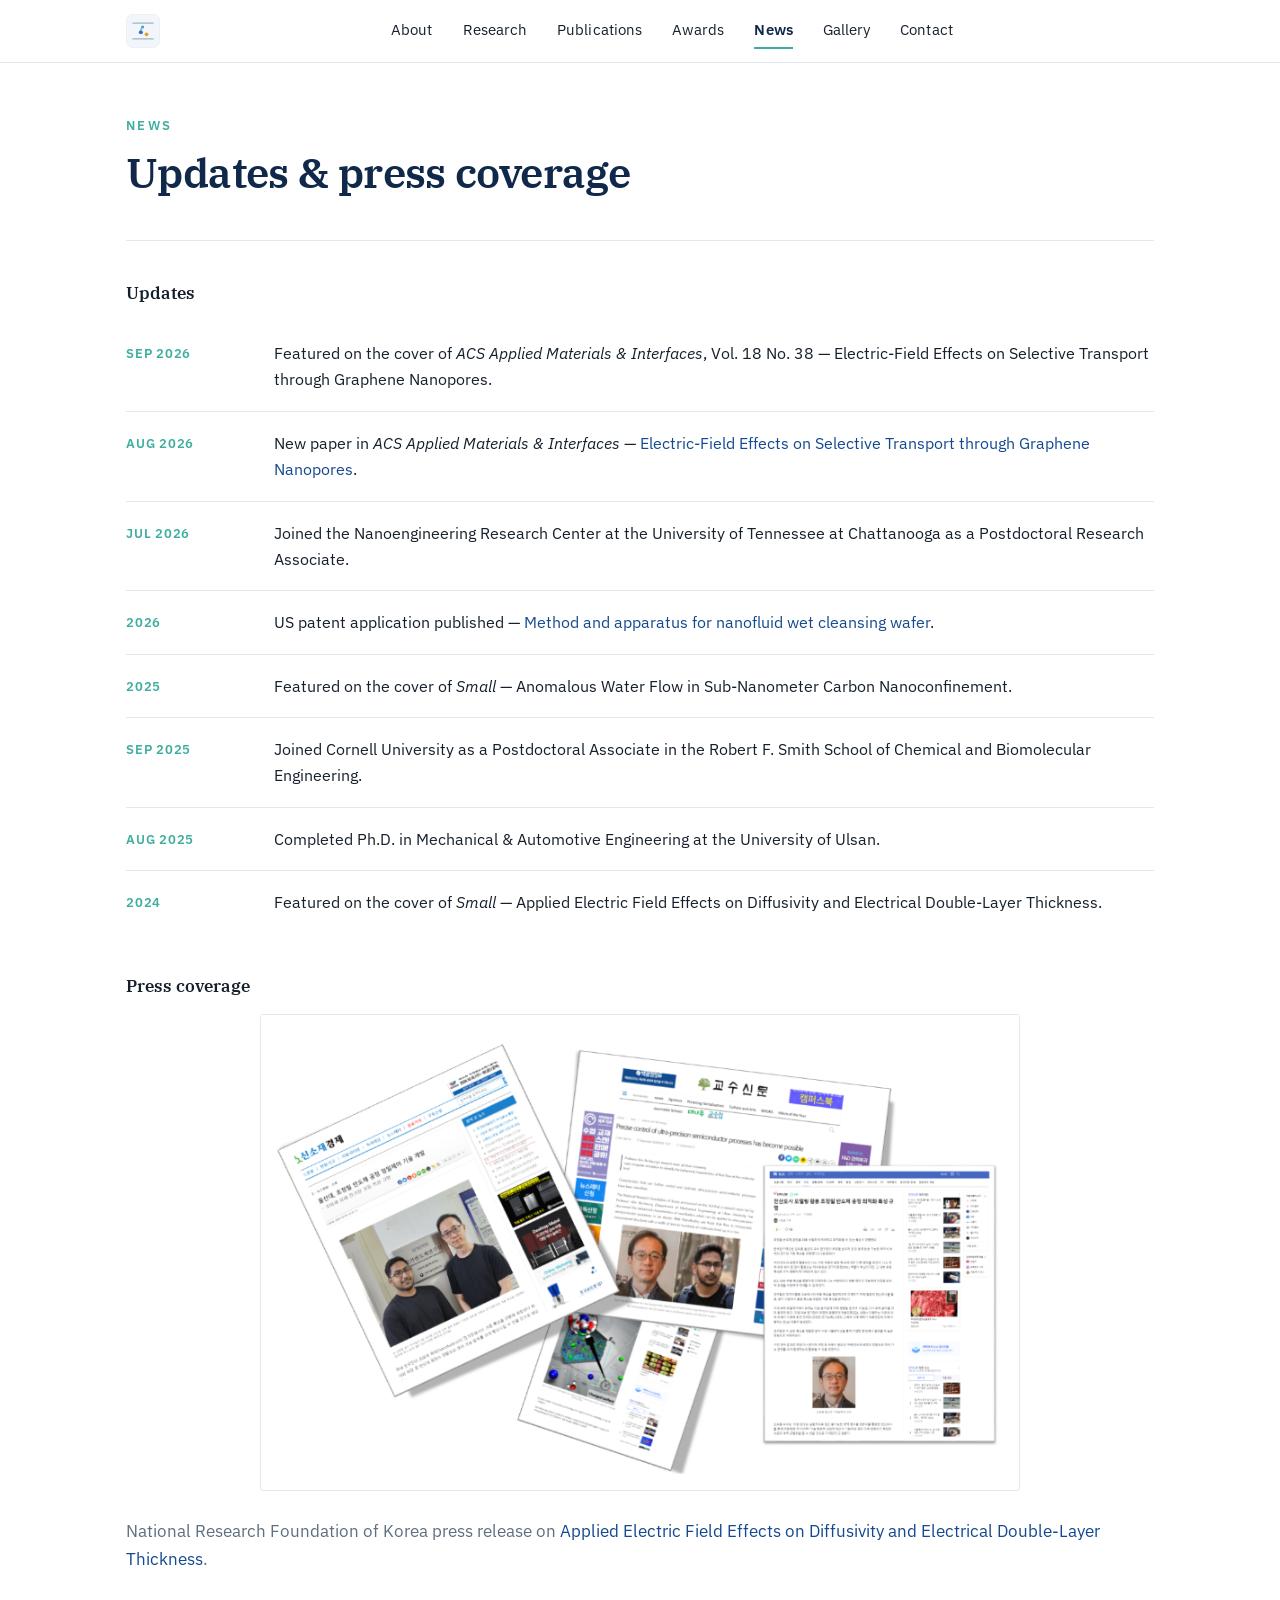
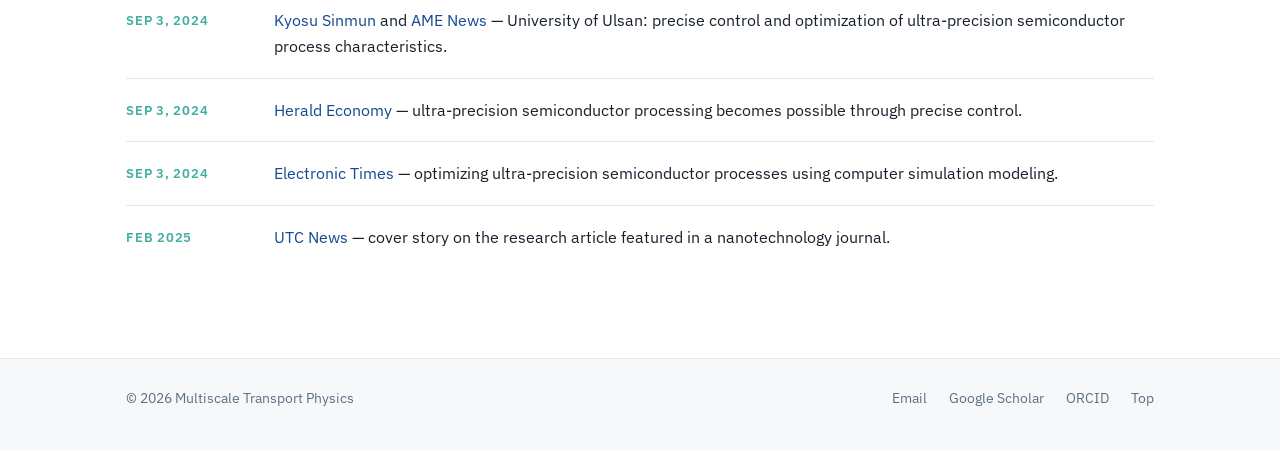
<file: news.html>
<!DOCTYPE html>
<html lang="en">
<head>
<meta charset="utf-8">
<meta name="viewport" content="width=device-width, initial-scale=1">
<title>News — Md Masuduzzaman</title>
<link rel="icon" href="favicon.ico" sizes="any">
<link rel="icon" href="favicon.svg" type="image/svg+xml">
<link rel="apple-touch-icon" href="apple-touch-icon.png">
<meta name="theme-color" content="#10294a">
<link rel="preconnect" href="https://fonts.googleapis.com">
<link rel="preconnect" href="https://fonts.gstatic.com" crossorigin>
<link href="https://fonts.googleapis.com/css2?family=IBM+Plex+Mono:wght@400;500&family=IBM+Plex+Sans:wght@400;500;600&family=IBM+Plex+Serif:wght@400;500;600&display=swap" rel="stylesheet">
<link rel="stylesheet" href="assets/style.css">
</head>
<body>

<header class="top">
  <nav>
    <a class="brand" href="index.html">
<svg class="logo" viewBox="0 0 120 120" xmlns="http://www.w3.org/2000/svg" role="img" aria-label="MTP">
  <rect x="1" y="1" width="118" height="118" rx="24" fill="#f2f6fa" stroke="#d8e2ec" stroke-width="1.5"/>
  <rect x="22" y="30" width="76" height="4" rx="2" fill="#9db4cc"/>
  <rect x="22" y="86" width="76" height="4" rx="2" fill="#9db4cc"/>
  <clipPath id="mtpch"><rect x="22" y="34" width="76" height="52"/></clipPath>
  <g clip-path="url(#mtpch)">
    <circle cx="30" cy="48" r="7" fill="#2f6fd0">
      <animate attributeName="cx" values="22;98;22" dur="7s" repeatCount="indefinite"/>
      <animate attributeName="cy" values="48;66;48" dur="3.1s" repeatCount="indefinite"/>
    </circle>
    <circle cx="70" cy="70" r="5.5" fill="#3fae9f">
      <animate attributeName="cx" values="98;22;98" dur="5.4s" repeatCount="indefinite"/>
      <animate attributeName="cy" values="70;44;70" dur="2.6s" repeatCount="indefinite"/>
    </circle>
    <circle cx="55" cy="56" r="6.5" fill="#e8a020">
      <animate attributeName="cx" values="50;98;22;50" dur="9s" repeatCount="indefinite"/>
      <animate attributeName="cy" values="56;72;46;56" dur="4.3s" repeatCount="indefinite"/>
    </circle>
    <circle cx="40" cy="76" r="4" fill="#7fb2f0">
      <animate attributeName="cx" values="80;22;80" dur="6.2s" repeatCount="indefinite"/>
      <animate attributeName="cy" values="76;48;76" dur="3.6s" repeatCount="indefinite"/>
    </circle>
  </g>
</svg>
      <span class="wordmark">MTP</span>
    </a>
    <button id="menuBtn" aria-label="Menu">Menu</button>
    <div class="links" id="navLinks">
      <a href="about.html">About</a>
      <a href="research.html">Research</a>
      <a href="publications.html">Publications</a>
      <a href="awards.html">Awards</a>
      <a class="active" href="news.html">News</a>
      <a href="gallery.html">Gallery</a>
      <a href="contact.html">Contact</a>
    </div>
  </nav>
</header>

<main>
  <div class="page-head">
    <p class="eyebrow">News</p>
    <h1>Updates &amp; press coverage</h1>
  </div>

  <h3>Updates</h3>
  <ul class="plain news">
    <li><span class="date">Sep 2026</span><span>Featured on the cover of <em>ACS Applied Materials &amp; Interfaces</em>, Vol. 18 No. 38 — Electric-Field Effects on Selective Transport through Graphene Nanopores.</span></li>
    <li><span class="date">Aug 2026</span><span>New paper in <em>ACS Applied Materials &amp; Interfaces</em> — <a href="https://pubs.acs.org/doi/10.1021/acsami.6c11813">Electric-Field Effects on Selective Transport through Graphene Nanopores</a>.</span></li>
    <li><span class="date">Jul 2026</span><span>Joined the Nanoengineering Research Center at the University of Tennessee at Chattanooga as a Postdoctoral Research Associate.</span></li>
    <li><span class="date">2026</span><span>US patent application published — <a href="https://patents.google.com/patent/US20260068576A1/en">Method and apparatus for nanofluid wet cleansing wafer</a>.</span></li>
    <li><span class="date">2025</span><span>Featured on the cover of <em>Small</em> — Anomalous Water Flow in Sub-Nanometer Carbon Nanoconfinement.</span></li>
    <li><span class="date">Sep 2025</span><span>Joined Cornell University as a Postdoctoral Associate in the Robert F. Smith School of Chemical and Biomolecular Engineering.</span></li>
    <li><span class="date">Aug 2025</span><span>Completed Ph.D. in Mechanical &amp; Automotive Engineering at the University of Ulsan.</span></li>
    <li><span class="date">2024</span><span>Featured on the cover of <em>Small</em> — Applied Electric Field Effects on Diffusivity and Electrical Double-Layer Thickness.</span></li>
  </ul>

  <h3>Press coverage</h3>
  <div style="text-align:center;margin:0 0 26px">
    <img class="wide" src="images/media.png" alt="Press coverage clippings" style="max-width:760px;margin:0 auto">
  </div>
  <p class="sub">National Research Foundation of Korea press release on <a href="https://doi.org/10.1002/smll.202404397">Applied Electric Field Effects on Diffusivity and Electrical Double-Layer Thickness</a>.</p>
  <ul class="plain news">
    <li><span class="date">Sep 3, 2024</span><span><a href="http://www.kyosu.net/news/articleView.html?idxno=124196">Kyosu Sinmun</a> and <a href="https://amenews.kr/news/view.php?idx=58742">AME News</a> — University of Ulsan: precise control and optimization of ultra-precision semiconductor process characteristics.</span></li>
    <li><span class="date">Sep 3, 2024</span><span><a href="https://n.news.naver.com/mnews/article/016/0002357969">Herald Economy</a> — ultra-precision semiconductor processing becomes possible through precise control.</span></li>
    <li><span class="date">Sep 3, 2024</span><span><a href="https://n.news.naver.com/mnews/article/030/0003236804">Electronic Times</a> — optimizing ultra-precision semiconductor processes using computer simulation modeling.</span></li>
    <li><span class="date">Feb 2025</span><span><a href="https://blog.utc.edu/news/2025/02/cover-story-research-article-by-dr-murat-barisik-featured-in-nanotechnology-journal/">UTC News</a> — cover story on the research article featured in a nanotechnology journal.</span></li>
  </ul>
</main>

<footer>
  <div class="fwrap">
    <span>© <span class="yr"></span> Multiscale Transport Physics</span>
    <a href="mailto:md-masuduzzaman@utc.edu">Email</a>
    <a href="https://scholar.google.com/citations?user=24VWKvkAAAAJ&hl=en">Google Scholar</a>
    <a href="https://orcid.org/0000-0002-1301-1601">ORCID</a>
    <a href="#">Top</a>
  </div>
</footer>

<script src="assets/site.js"></script>
</body>
</html>
</file>
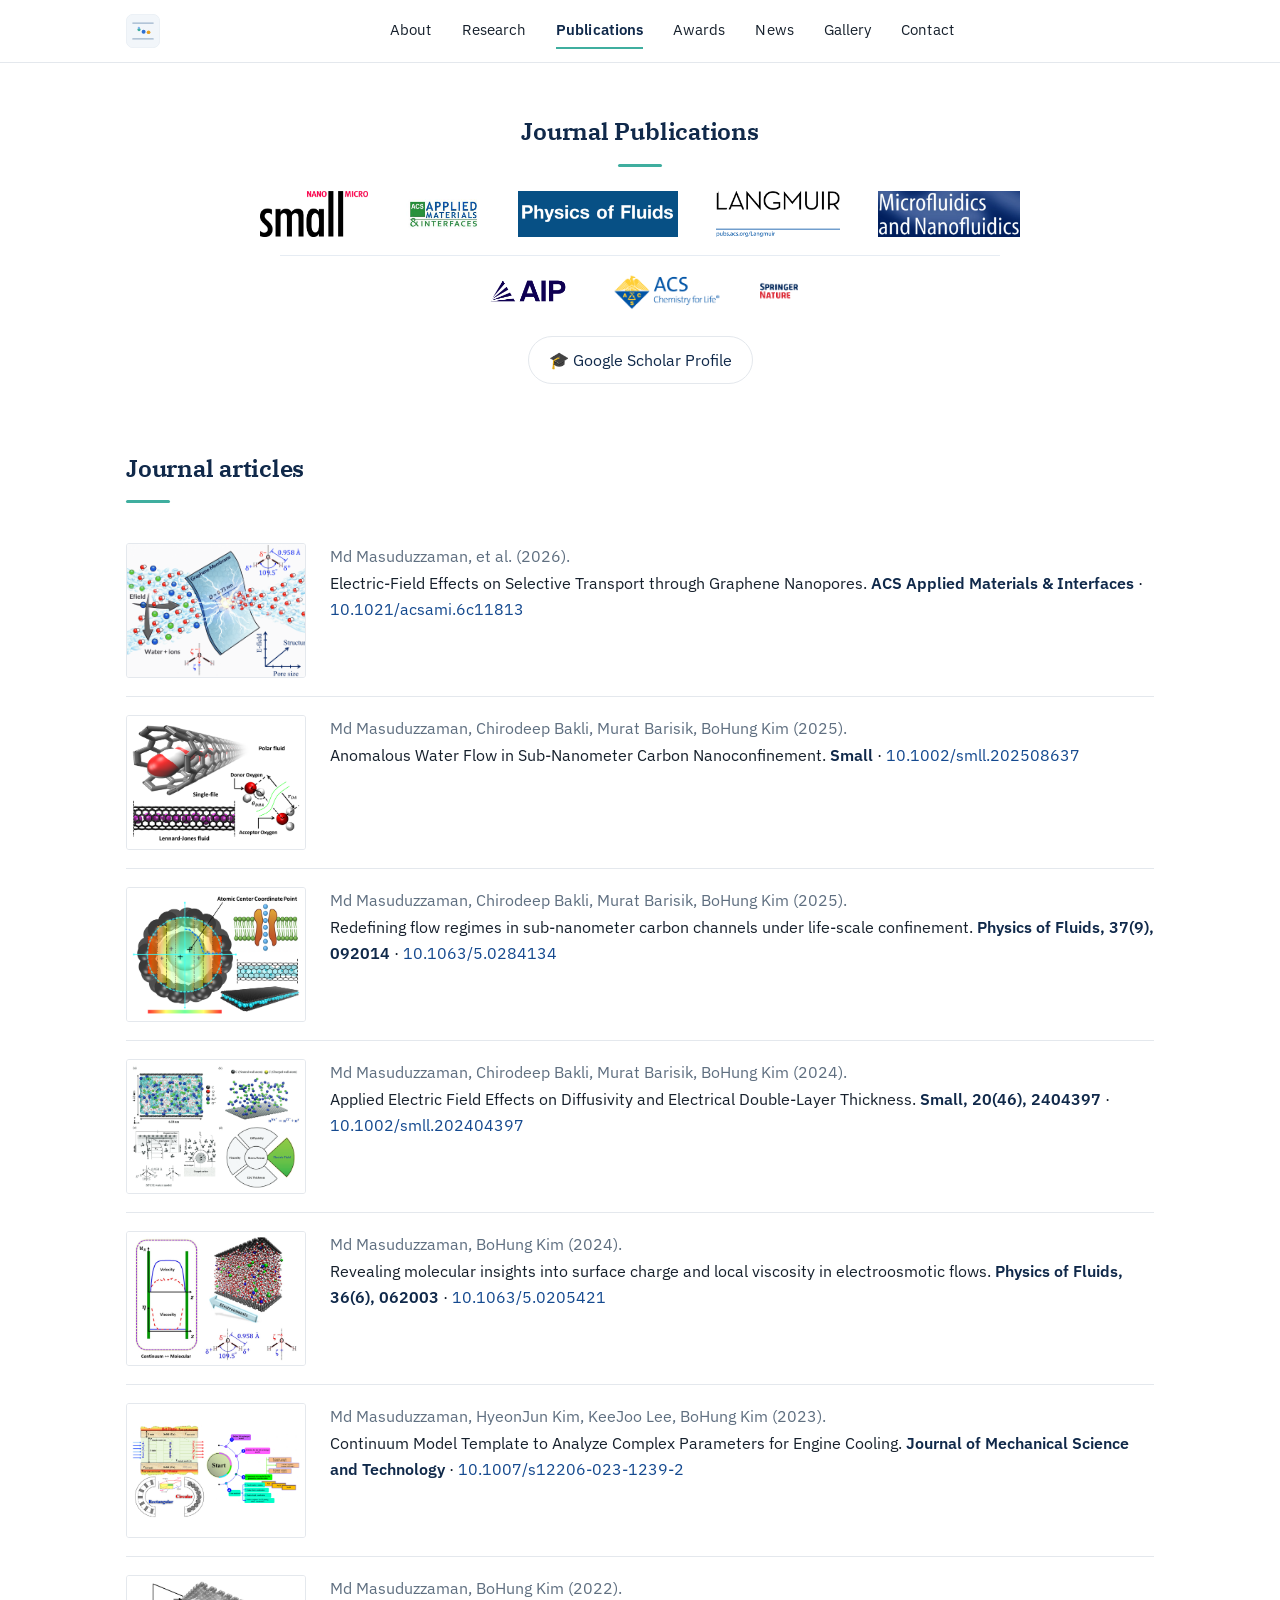
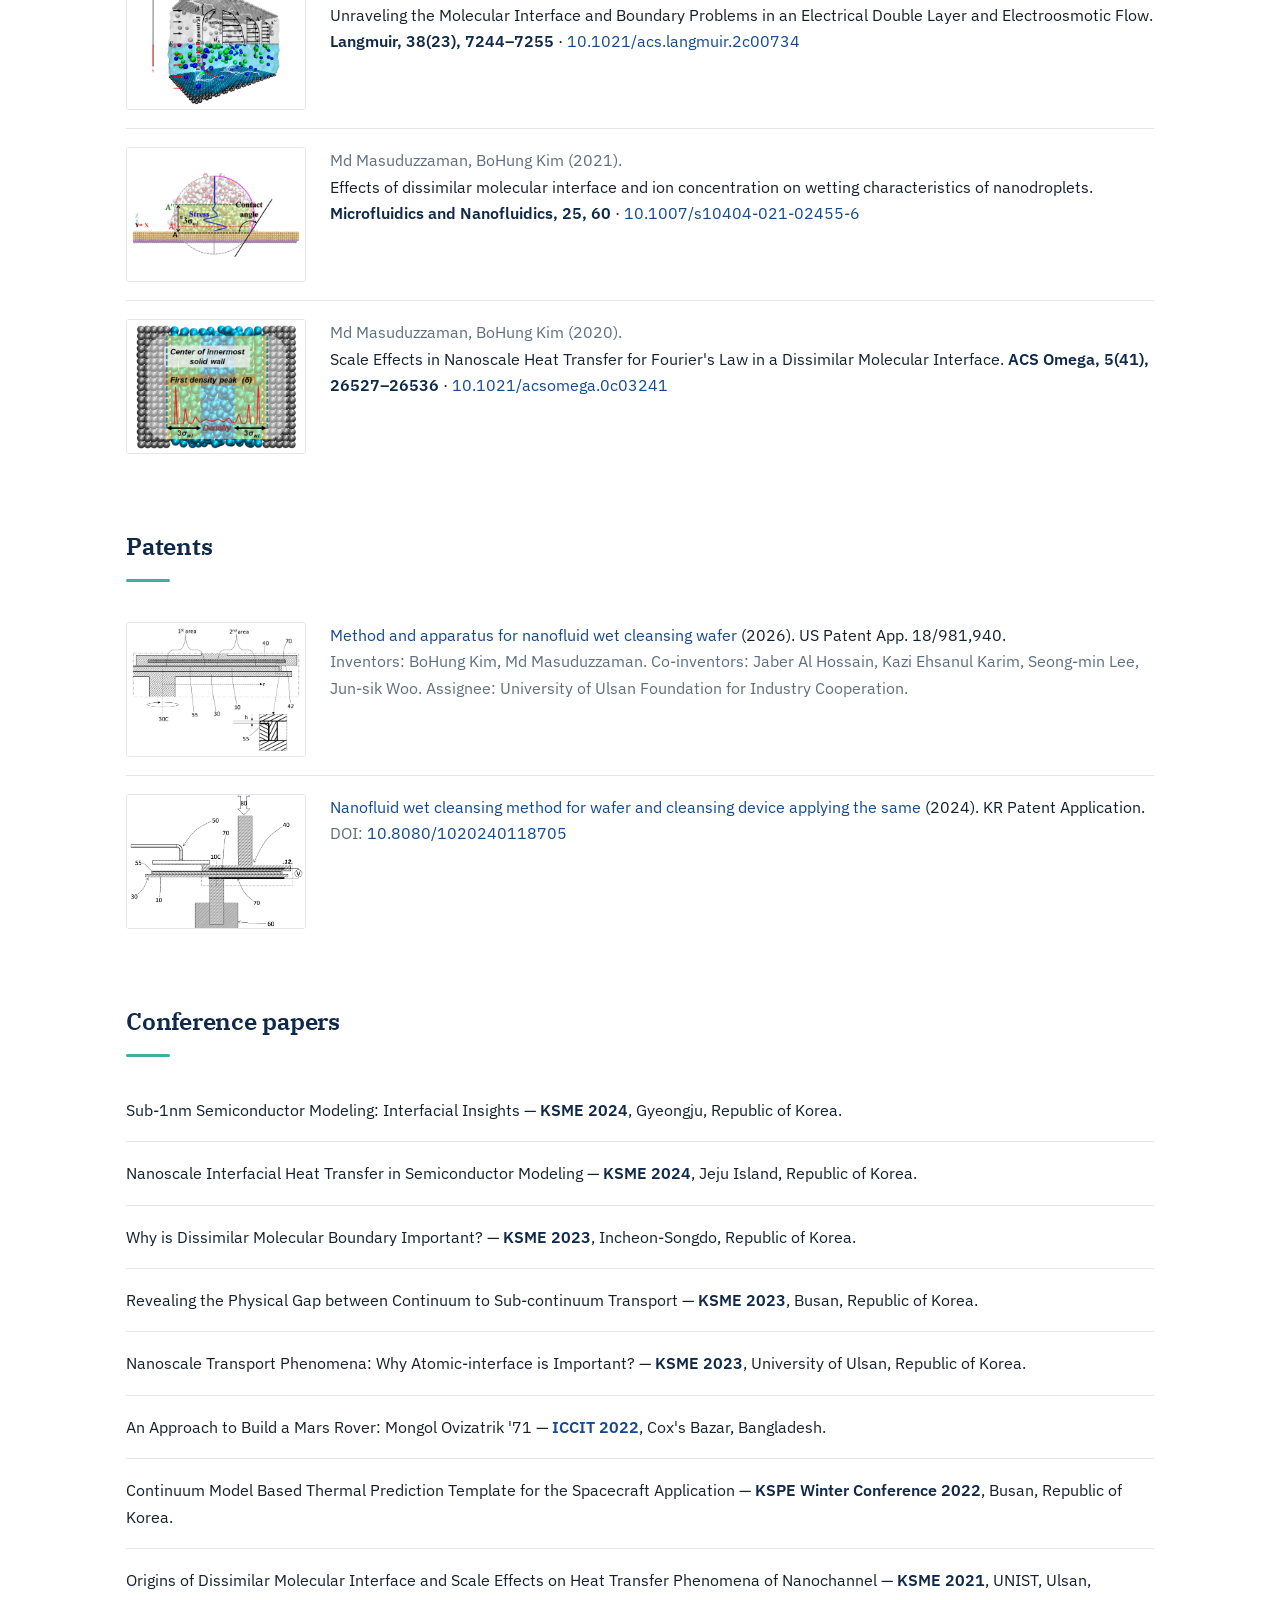
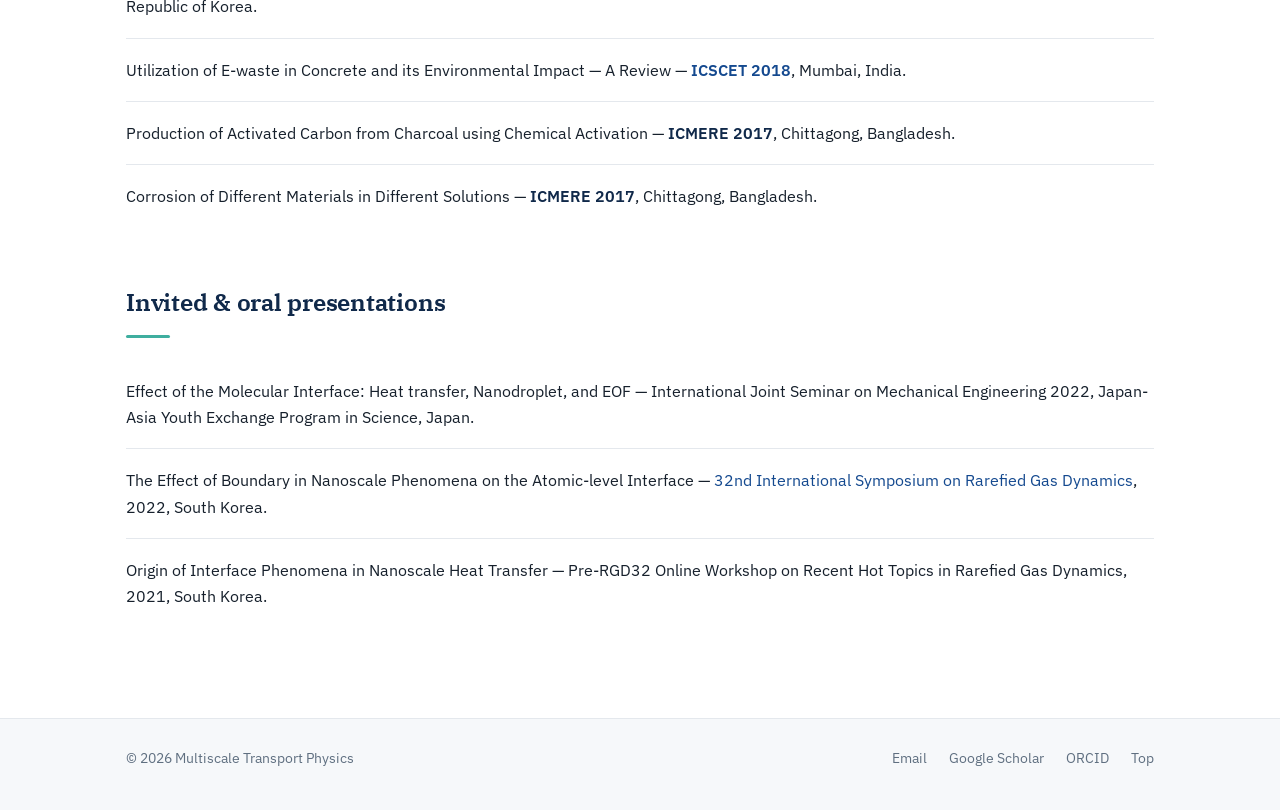
<file: publications.html>
<!DOCTYPE html>
<html lang="en">
<head>
<meta charset="utf-8">
<meta name="viewport" content="width=device-width, initial-scale=1">
<title>Publications — Md Masuduzzaman</title>
<link rel="icon" href="favicon.ico" sizes="any">
<link rel="icon" href="favicon.svg" type="image/svg+xml">
<link rel="apple-touch-icon" href="apple-touch-icon.png">
<meta name="theme-color" content="#10294a">
<link rel="preconnect" href="https://fonts.googleapis.com">
<link rel="preconnect" href="https://fonts.gstatic.com" crossorigin>
<link href="https://fonts.googleapis.com/css2?family=IBM+Plex+Mono:wght@400;500&family=IBM+Plex+Sans:wght@400;500;600&family=IBM+Plex+Serif:wght@400;500;600&display=swap" rel="stylesheet">
<link rel="stylesheet" href="assets/style.css">
<style>
  /* Journal / publisher logo strip — two centred rows */
  .jlogos{display:flex;flex-direction:column;align-items:center;gap:16px;
          max-width:900px;margin:20px auto 24px}
  .jlogos .jrow{display:flex;flex-wrap:wrap;justify-content:center;align-items:center;
                gap:22px 34px;width:100%}
  .jlogos a{display:inline-flex;align-items:center;justify-content:center;line-height:0;padding:2px}
  .jlogos img{height:46px !important;width:auto !important;max-width:160px;
              object-fit:contain;display:block;
              transition:transform .18s ease,opacity .18s ease}
  .jlogos .pubrow img{height:38px !important;max-width:180px}
  .jlogos a:hover img{transform:translateY(-2px);opacity:.85}
  .jlogos .pubrow{padding-top:14px;border-top:1px solid #e6ecf3;max-width:720px;margin:0 auto}
  @media (max-width:640px){
    .jlogos{gap:12px}
    .jlogos .jrow{gap:16px 22px}
    .jlogos img{height:34px !important;max-width:120px}
    .jlogos .pubrow img{height:28px !important;max-width:130px}
  }
</style>
</head>
<body>

<header class="top">
  <nav>
    <a class="brand" href="index.html">
<svg class="logo" viewBox="0 0 120 120" xmlns="http://www.w3.org/2000/svg" role="img" aria-label="MTP">
  <rect x="1" y="1" width="118" height="118" rx="24" fill="#f2f6fa" stroke="#d8e2ec" stroke-width="1.5"/>
  <rect x="22" y="30" width="76" height="4" rx="2" fill="#9db4cc"/>
  <rect x="22" y="86" width="76" height="4" rx="2" fill="#9db4cc"/>
  <clipPath id="mtpch"><rect x="22" y="34" width="76" height="52"/></clipPath>
  <g clip-path="url(#mtpch)">
    <circle cx="30" cy="48" r="7" fill="#2f6fd0">
      <animate attributeName="cx" values="22;98;22" dur="7s" repeatCount="indefinite"/>
      <animate attributeName="cy" values="48;66;48" dur="3.1s" repeatCount="indefinite"/>
    </circle>
    <circle cx="70" cy="70" r="5.5" fill="#3fae9f">
      <animate attributeName="cx" values="98;22;98" dur="5.4s" repeatCount="indefinite"/>
      <animate attributeName="cy" values="70;44;70" dur="2.6s" repeatCount="indefinite"/>
    </circle>
    <circle cx="55" cy="56" r="6.5" fill="#e8a020">
      <animate attributeName="cx" values="50;98;22;50" dur="9s" repeatCount="indefinite"/>
      <animate attributeName="cy" values="56;72;46;56" dur="4.3s" repeatCount="indefinite"/>
    </circle>
    <circle cx="40" cy="76" r="4" fill="#7fb2f0">
      <animate attributeName="cx" values="80;22;80" dur="6.2s" repeatCount="indefinite"/>
      <animate attributeName="cy" values="76;48;76" dur="3.6s" repeatCount="indefinite"/>
    </circle>
  </g>
</svg>
      <span class="wordmark">MTP</span>
    </a>
    <button id="menuBtn" aria-label="Menu">Menu</button>
    <div class="links" id="navLinks">
      <a href="about.html">About</a>
      <a href="research.html">Research</a>
      <a class="active" href="publications.html">Publications</a>
      <a href="awards.html">Awards</a>
      <a href="news.html">News</a>
      <a href="gallery.html">Gallery</a>
      <a href="contact.html">Contact</a>
    </div>
  </nav>
</header>

<main>
  <div class="center-block" style="padding:48px 0 10px">
    <h2 style="margin-top:0">Journal Publications</h2>
    <div class="jlogos">
      <div class="jrow">
        <a href="https://onlinelibrary.wiley.com/journal/16136829" title="Small"><img src="images/jr-small.png" alt="Small"></a>
        <a href="https://pubs.acs.org/journal/aamick" title="ACS Applied Materials &amp; Interfaces"><img src="images/jr-acsami.jpg" alt="ACS Applied Materials and Interfaces"></a>
        <a href="https://pubs.aip.org/aip/pof" title="Physics of Fluids"><img src="images/jr-pof.png" alt="Physics of Fluids"></a>
        <a href="https://pubs.acs.org/journal/langd5" title="Langmuir"><img src="images/jr-langmuir.png" alt="Langmuir"></a>
        <a href="https://link.springer.com/journal/10404" title="Microfluidics and Nanofluidics"><img src="images/jr-microfluidics.png" alt="Microfluidics and Nanofluidics"></a>
      </div>
      <div class="jrow pubrow">
        <a href="https://pubs.aip.org/aip/pof" title="AIP Publishing — Physics of Fluids"><img src="images/jr-aip.png" alt="AIP Publishing"></a>
        <a href="https://pubs.acs.org/journal/langd5" title="ACS — Langmuir, ACS Omega"><img src="images/jr-acs.png" alt="American Chemical Society"></a>
        <a href="https://link.springer.com/journal/10404" title="Springer Nature — Microfluidics and Nanofluidics, JMST"><img src="images/jr-springer.png" alt="Springer Nature"></a>
      </div>
    </div>
    <a class="scholar" href="https://scholar.google.com/citations?user=24VWKvkAAAAJ&hl=en">🎓 Google Scholar Profile</a>
  </div>

  <h2>Journal articles</h2>
  <ul class="plain pubs">
    <li><img src="images/paper-9.png" alt="Graphical abstract">
      <div><span class="authors">Md Masuduzzaman, et al. (2026).</span><br>
      Electric-Field Effects on Selective Transport through Graphene Nanopores. <span class="venue">ACS Applied Materials &amp; Interfaces</span> ·
      <a href="https://pubs.acs.org/doi/10.1021/acsami.6c11813">10.1021/acsami.6c11813</a></div></li>

    <li><img src="images/paper-8.png" alt="Graphical abstract">
      <div><span class="authors">Md Masuduzzaman, Chirodeep Bakli, Murat Barisik, BoHung Kim (2025).</span><br>
      Anomalous Water Flow in Sub-Nanometer Carbon Nanoconfinement. <span class="venue">Small</span> ·
      <a href="https://onlinelibrary.wiley.com/doi/full/10.1002/smll.202508637">10.1002/smll.202508637</a></div></li>

    <li><img src="images/paper-7.png" alt="Graphical abstract">
      <div><span class="authors">Md Masuduzzaman, Chirodeep Bakli, Murat Barisik, BoHung Kim (2025).</span><br>
      Redefining flow regimes in sub-nanometer carbon channels under life-scale confinement. <span class="venue">Physics of Fluids, 37(9), 092014</span> ·
      <a href="https://pubs.aip.org/aip/pof/article/37/9/092014/3361860">10.1063/5.0284134</a></div></li>

    <li><img src="images/paper-5.png" alt="Graphical abstract">
      <div><span class="authors">Md Masuduzzaman, Chirodeep Bakli, Murat Barisik, BoHung Kim (2024).</span><br>
      Applied Electric Field Effects on Diffusivity and Electrical Double-Layer Thickness. <span class="venue">Small, 20(46), 2404397</span> ·
      <a href="https://onlinelibrary.wiley.com/doi/full/10.1002/smll.202404397">10.1002/smll.202404397</a></div></li>

    <li><img src="images/paper-4.png" alt="Graphical abstract">
      <div><span class="authors">Md Masuduzzaman, BoHung Kim (2024).</span><br>
      Revealing molecular insights into surface charge and local viscosity in electroosmotic flows. <span class="venue">Physics of Fluids, 36(6), 062003</span> ·
      <a href="https://pubs.aip.org/aip/pof/article/36/6/062003/3295832">10.1063/5.0205421</a></div></li>

    <li><img src="images/paper-6.png" alt="Graphical abstract">
      <div><span class="authors">Md Masuduzzaman, HyeonJun Kim, KeeJoo Lee, BoHung Kim (2023).</span><br>
      Continuum Model Template to Analyze Complex Parameters for Engine Cooling. <span class="venue">Journal of Mechanical Science and Technology</span> ·
      <a href="https://link.springer.com/article/10.1007/s12206-023-1239-2">10.1007/s12206-023-1239-2</a></div></li>

    <li><img src="images/paper-3.png" alt="Graphical abstract">
      <div><span class="authors">Md Masuduzzaman, BoHung Kim (2022).</span><br>
      Unraveling the Molecular Interface and Boundary Problems in an Electrical Double Layer and Electroosmotic Flow. <span class="venue">Langmuir, 38(23), 7244–7255</span> ·
      <a href="https://pubs.acs.org/langd5/article/38/23/7244/469870/Unraveling-the-Molecular-Interface-and-Boundary">10.1021/acs.langmuir.2c00734</a></div></li>

    <li><img src="images/paper-2.png" alt="Graphical abstract">
      <div><span class="authors">Md Masuduzzaman, BoHung Kim (2021).</span><br>
      Effects of dissimilar molecular interface and ion concentration on wetting characteristics of nanodroplets. <span class="venue">Microfluidics and Nanofluidics, 25, 60</span> ·
      <a href="https://link.springer.com/article/10.1007/s10404-021-02455-6">10.1007/s10404-021-02455-6</a></div></li>

    <li><img src="images/paper-1.png" alt="Graphical abstract">
      <div><span class="authors">Md Masuduzzaman, BoHung Kim (2020).</span><br>
      Scale Effects in Nanoscale Heat Transfer for Fourier's Law in a Dissimilar Molecular Interface. <span class="venue">ACS Omega, 5(41), 26527–26536</span> ·
      <a href="https://pmc.ncbi.nlm.nih.gov/articles/PMC7581236/">10.1021/acsomega.0c03241</a></div></li>

  </ul>

  <h2>Patents</h2>
  <ul class="plain pubs">
    <li><img src="images/patent-1.png" alt="Patent drawing">
      <div><a href="https://patents.google.com/patent/US20260068576A1/en">Method and apparatus for nanofluid wet cleansing wafer</a> (2026). US Patent App. 18/981,940.<br>
      <span class="authors">Inventors: BoHung Kim, Md Masuduzzaman. Co-inventors: Jaber Al Hossain, Kazi Ehsanul Karim, Seong-min Lee, Jun-sik Woo. Assignee: University of Ulsan Foundation for Industry Cooperation.</span></div></li>
    <li><img src="images/patent-2.png" alt="Patent drawing" loading="lazy"
        onerror="this.onerror=null;this.src='images/placeholder-patent.svg'">
      <div><a href="https://doi.org/10.8080/1020240118705">Nanofluid wet cleansing method for wafer and cleansing device applying the same</a> (2024). KR Patent Application.<br>
      <span class="authors">DOI: <a href="https://doi.org/10.8080/1020240118705">10.8080/1020240118705</a></span></div></li>
  </ul>

  <h2>Conference papers</h2>
  <ul class="plain">
    <li>Sub-1nm Semiconductor Modeling: Interfacial Insights — <span class="venue">KSME 2024</span>, Gyeongju, Republic of Korea.</li>
    <li>Nanoscale Interfacial Heat Transfer in Semiconductor Modeling — <span class="venue">KSME 2024</span>, Jeju Island, Republic of Korea.</li>
    <li>Why is Dissimilar Molecular Boundary Important? — <span class="venue">KSME 2023</span>, Incheon-Songdo, Republic of Korea.</li>
    <li>Revealing the Physical Gap between Continuum to Sub-continuum Transport — <span class="venue">KSME 2023</span>, Busan, Republic of Korea.</li>
    <li>Nanoscale Transport Phenomena: Why Atomic-interface is Important? — <span class="venue">KSME 2023</span>, University of Ulsan, Republic of Korea.</li>
    <li>An Approach to Build a Mars Rover: Mongol Ovizatrik '71 — <span class="venue"><a href="https://ieeexplore.ieee.org/abstract/document/10055030">ICCIT 2022</a></span>, Cox's Bazar, Bangladesh.</li>
    <li>Continuum Model Based Thermal Prediction Template for the Spacecraft Application — <span class="venue">KSPE Winter Conference 2022</span>, Busan, Republic of Korea.</li>
    <li>Origins of Dissimilar Molecular Interface and Scale Effects on Heat Transfer Phenomena of Nanochannel — <span class="venue">KSME 2021</span>, UNIST, Ulsan, Republic of Korea.</li>
    <li>Utilization of E-waste in Concrete and its Environmental Impact — A Review — <span class="venue"><a href="https://ieeexplore.ieee.org/abstract/document/8537301">ICSCET 2018</a></span>, Mumbai, India.</li>
    <li>Production of Activated Carbon from Charcoal using Chemical Activation — <span class="venue">ICMERE 2017</span>, Chittagong, Bangladesh.</li>
    <li>Corrosion of Different Materials in Different Solutions — <span class="venue">ICMERE 2017</span>, Chittagong, Bangladesh.</li>
  </ul>

  <h2>Invited &amp; oral presentations</h2>
  <ul class="plain">
    <li>Effect of the Molecular Interface: Heat transfer, Nanodroplet, and EOF — International Joint Seminar on Mechanical Engineering 2022, Japan-Asia Youth Exchange Program in Science, Japan.</li>
    <li>The Effect of Boundary in Nanoscale Phenomena on the Atomic-level Interface — <a href="https://www.researchgate.net/publication/361986806_The_Effect_of_Boundary_in_Nanoscale_Phenomena_on_the_Atomic-level_Interface">32nd International Symposium on Rarefied Gas Dynamics</a>, 2022, South Korea.</li>
    <li>Origin of Interface Phenomena in Nanoscale Heat Transfer — Pre-RGD32 Online Workshop on Recent Hot Topics in Rarefied Gas Dynamics, 2021, South Korea.</li>
  </ul>
</main>

<footer>
  <div class="fwrap">
    <span>© <span class="yr"></span> Multiscale Transport Physics</span>
    <a href="mailto:md-masuduzzaman@utc.edu">Email</a>
    <a href="https://scholar.google.com/citations?user=24VWKvkAAAAJ&hl=en">Google Scholar</a>
    <a href="https://orcid.org/0000-0002-1301-1601">ORCID</a>
    <a href="#">Top</a>
  </div>
</footer>

<script src="assets/site.js"></script>
</body>
</html>
</file>
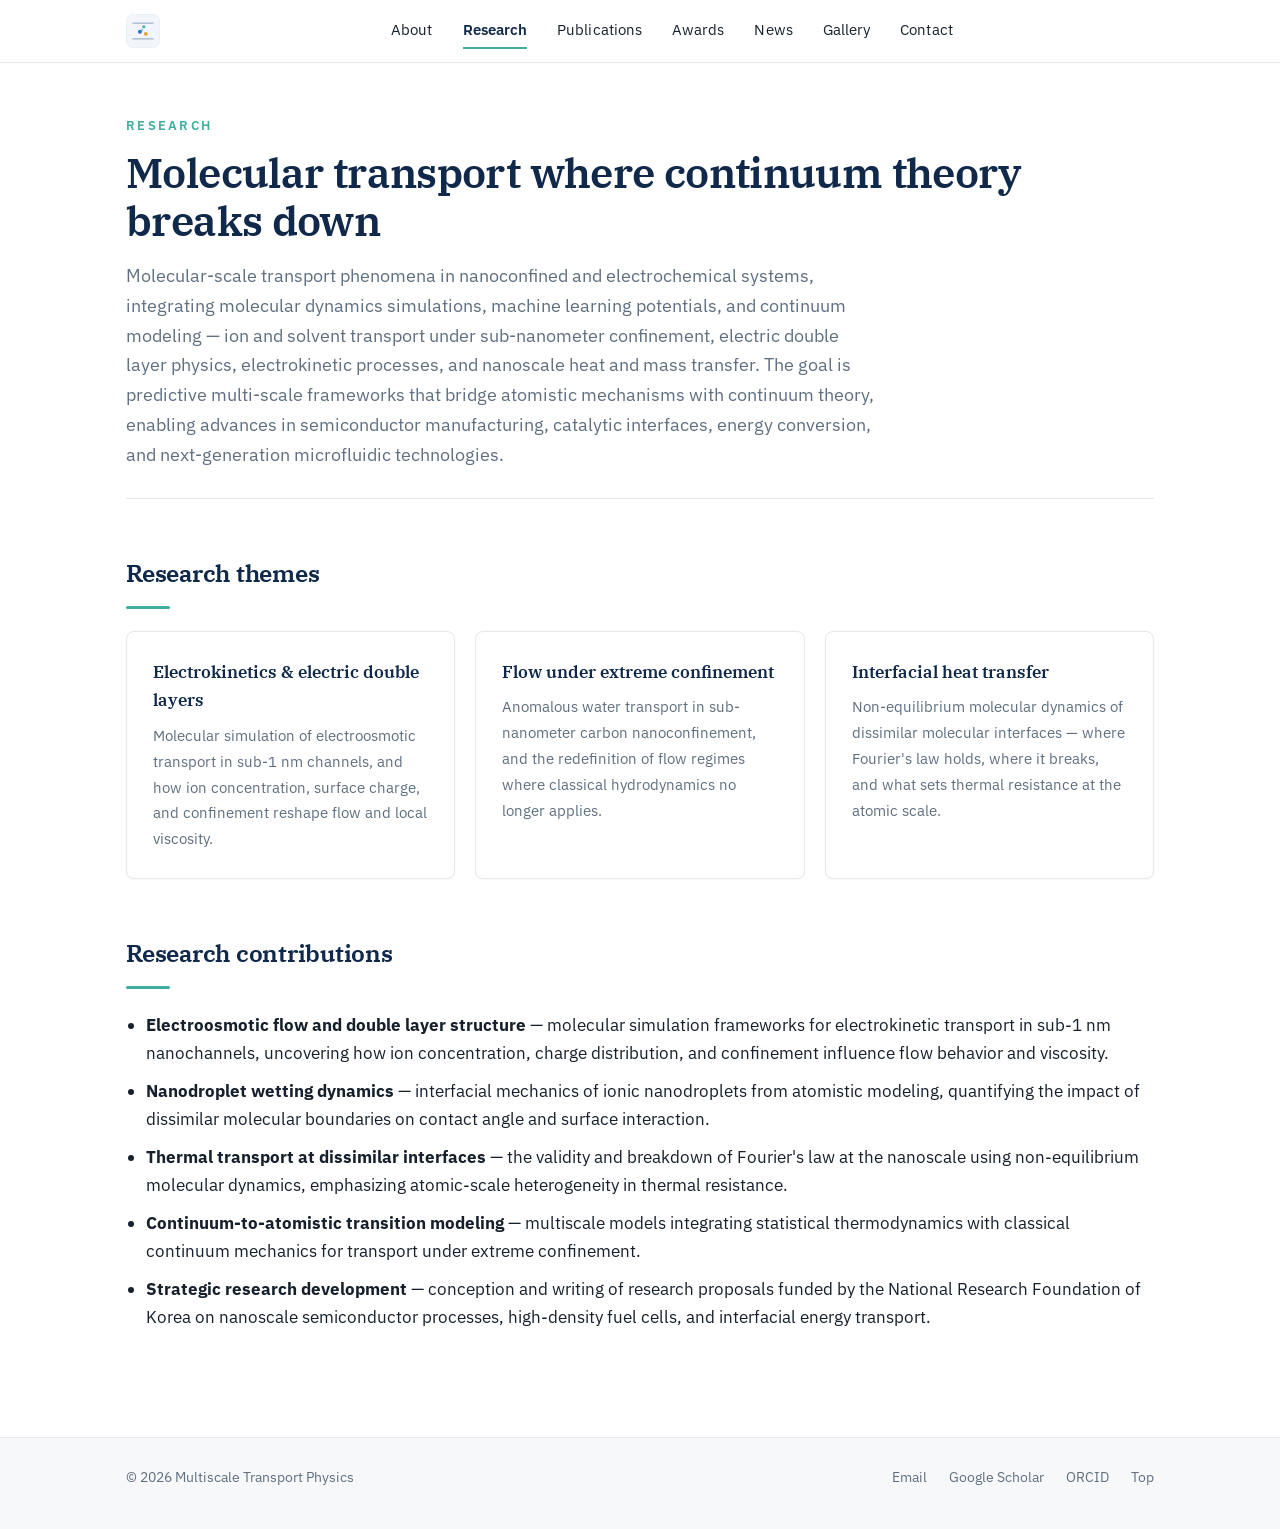
<file: research.html>
<!DOCTYPE html>
<html lang="en">
<head>
<meta charset="utf-8">
<meta name="viewport" content="width=device-width, initial-scale=1">
<title>Research — Md Masuduzzaman</title>
<link rel="icon" href="favicon.ico" sizes="any">
<link rel="icon" href="favicon.svg" type="image/svg+xml">
<link rel="apple-touch-icon" href="apple-touch-icon.png">
<meta name="theme-color" content="#10294a">
<link rel="preconnect" href="https://fonts.googleapis.com">
<link rel="preconnect" href="https://fonts.gstatic.com" crossorigin>
<link href="https://fonts.googleapis.com/css2?family=IBM+Plex+Mono:wght@400;500&family=IBM+Plex+Sans:wght@400;500;600&family=IBM+Plex+Serif:wght@400;500;600&display=swap" rel="stylesheet">
<link rel="stylesheet" href="assets/style.css">
</head>
<body>

<header class="top">
  <nav>
    <a class="brand" href="index.html">
<svg class="logo" viewBox="0 0 120 120" xmlns="http://www.w3.org/2000/svg" role="img" aria-label="MTP">
  <rect x="1" y="1" width="118" height="118" rx="24" fill="#f2f6fa" stroke="#d8e2ec" stroke-width="1.5"/>
  <rect x="22" y="30" width="76" height="4" rx="2" fill="#9db4cc"/>
  <rect x="22" y="86" width="76" height="4" rx="2" fill="#9db4cc"/>
  <clipPath id="mtpch"><rect x="22" y="34" width="76" height="52"/></clipPath>
  <g clip-path="url(#mtpch)">
    <circle cx="30" cy="48" r="7" fill="#2f6fd0">
      <animate attributeName="cx" values="22;98;22" dur="7s" repeatCount="indefinite"/>
      <animate attributeName="cy" values="48;66;48" dur="3.1s" repeatCount="indefinite"/>
    </circle>
    <circle cx="70" cy="70" r="5.5" fill="#3fae9f">
      <animate attributeName="cx" values="98;22;98" dur="5.4s" repeatCount="indefinite"/>
      <animate attributeName="cy" values="70;44;70" dur="2.6s" repeatCount="indefinite"/>
    </circle>
    <circle cx="55" cy="56" r="6.5" fill="#e8a020">
      <animate attributeName="cx" values="50;98;22;50" dur="9s" repeatCount="indefinite"/>
      <animate attributeName="cy" values="56;72;46;56" dur="4.3s" repeatCount="indefinite"/>
    </circle>
    <circle cx="40" cy="76" r="4" fill="#7fb2f0">
      <animate attributeName="cx" values="80;22;80" dur="6.2s" repeatCount="indefinite"/>
      <animate attributeName="cy" values="76;48;76" dur="3.6s" repeatCount="indefinite"/>
    </circle>
  </g>
</svg>
      <span class="wordmark">MTP</span>
    </a>
    <button id="menuBtn" aria-label="Menu">Menu</button>
    <div class="links" id="navLinks">
      <a href="about.html">About</a>
      <a class="active" href="research.html">Research</a>
      <a href="publications.html">Publications</a>
      <a href="awards.html">Awards</a>
      <a href="news.html">News</a>
      <a href="gallery.html">Gallery</a>
      <a href="contact.html">Contact</a>
    </div>
  </nav>
</header>

<main>
  <div class="page-head">
    <p class="eyebrow">Research</p>
    <h1>Molecular transport where continuum theory breaks down</h1>
    <p class="lede">Molecular-scale transport phenomena in nanoconfined and electrochemical systems, integrating molecular dynamics simulations, machine learning potentials, and continuum modeling — ion and solvent transport under sub-nanometer confinement, electric double layer physics, electrokinetic processes, and nanoscale heat and mass transfer. The goal is predictive multi-scale frameworks that bridge atomistic mechanisms with continuum theory, enabling advances in semiconductor manufacturing, catalytic interfaces, energy conversion, and next-generation microfluidic technologies.</p>
  </div>

  <h2>Research themes</h2>
  <div class="cards">
    <div class="card">
      <h4>Electrokinetics &amp; electric double layers</h4>
      <p>Molecular simulation of electroosmotic transport in sub-1 nm channels, and how ion concentration, surface charge, and confinement reshape flow and local viscosity.</p>
    </div>
    <div class="card">
      <h4>Flow under extreme confinement</h4>
      <p>Anomalous water transport in sub-nanometer carbon nanoconfinement, and the redefinition of flow regimes where classical hydrodynamics no longer applies.</p>
    </div>
    <div class="card">
      <h4>Interfacial heat transfer</h4>
      <p>Non-equilibrium molecular dynamics of dissimilar molecular interfaces — where Fourier's law holds, where it breaks, and what sets thermal resistance at the atomic scale.</p>
    </div>
  </div>

  <h2>Research contributions</h2>
  <ul class="bul">
    <li><strong>Electroosmotic flow and double layer structure</strong> — molecular simulation frameworks for electrokinetic transport in sub-1 nm nanochannels, uncovering how ion concentration, charge distribution, and confinement influence flow behavior and viscosity.</li>
    <li><strong>Nanodroplet wetting dynamics</strong> — interfacial mechanics of ionic nanodroplets from atomistic modeling, quantifying the impact of dissimilar molecular boundaries on contact angle and surface interaction.</li>
    <li><strong>Thermal transport at dissimilar interfaces</strong> — the validity and breakdown of Fourier's law at the nanoscale using non-equilibrium molecular dynamics, emphasizing atomic-scale heterogeneity in thermal resistance.</li>
    <li><strong>Continuum-to-atomistic transition modeling</strong> — multiscale models integrating statistical thermodynamics with classical continuum mechanics for transport under extreme confinement.</li>
    <li><strong>Strategic research development</strong> — conception and writing of research proposals funded by the National Research Foundation of Korea on nanoscale semiconductor processes, high-density fuel cells, and interfacial energy transport.</li>
  </ul>

</main>

<footer>
  <div class="fwrap">
    <span>© <span class="yr"></span> Multiscale Transport Physics</span>
    <a href="mailto:md-masuduzzaman@utc.edu">Email</a>
    <a href="https://scholar.google.com/citations?user=24VWKvkAAAAJ&hl=en">Google Scholar</a>
    <a href="https://orcid.org/0000-0002-1301-1601">ORCID</a>
    <a href="#">Top</a>
  </div>
</footer>

<script src="assets/site.js"></script>
</body>
</html>
</file>
<file: assets/style.css>
:root{
  --navy:#10294a;
  --ink:#16202c;
  --muted:#5f6f80;
  --line:#e4e8ed;
  --bg:#ffffff;
  --soft:#f6f8fa;
  --gold:#e8a020;
  --teal:#3fae9f;
  --link:#14498f;
  --maxw:1080px;
  --pad:26px;
}
*{box-sizing:border-box}
html{scroll-behavior:smooth}
body{margin:0;background:var(--bg);color:var(--ink);
  font-family:"IBM Plex Sans",system-ui,-apple-system,sans-serif;
  font-size:16.5px;line-height:1.7;-webkit-font-smoothing:antialiased}
a{color:var(--link);text-decoration:none}
a:hover{text-decoration:underline}
a:focus-visible,button:focus-visible{outline:2px solid var(--gold);outline-offset:3px}
img{max-width:100%;height:auto;display:block}

/* ================= header ================= */
header.top{position:sticky;top:0;z-index:40;background:rgba(255,255,255,.95);
  backdrop-filter:blur(10px);border-bottom:1px solid var(--line)}
nav{max-width:var(--maxw);margin:0 auto;padding:0 var(--pad);
  display:flex;align-items:center;gap:30px;min-height:62px;position:relative}
nav .brand{display:flex;align-items:center;gap:11px;color:var(--navy);text-decoration:none}
nav .brand:hover{text-decoration:none}
nav .logo{width:34px;height:34px;display:block;flex:0 0 auto}
nav .wordmark{font-family:"IBM Plex Serif",serif;font-weight:700;font-size:20px;
  letter-spacing:.05em;line-height:1}
@media (prefers-reduced-motion:reduce){nav .logo animate{display:none}}
nav .brand:hover{text-decoration:none}
nav .brand span{display:none}
nav .links{display:flex;gap:30px;flex-wrap:wrap;margin:0 auto}
nav .links a{font-size:14.5px;color:var(--ink);padding:5px 0;
  border-bottom:2px solid transparent;letter-spacing:.005em}
nav .links a:hover{color:var(--navy);text-decoration:none;border-bottom-color:var(--line)}
nav .links a.active{color:var(--navy);font-weight:600;border-bottom-color:var(--teal)}
#menuBtn{display:none;background:none;border:1px solid var(--line);border-radius:4px;
  color:var(--ink);padding:6px 12px;font-size:13px;cursor:pointer}
@media(max-width:860px){
  nav{flex-wrap:wrap;padding-bottom:8px}
  #menuBtn{display:block}
  nav .links{display:none;width:100%;flex-direction:column;gap:0;padding:4px 0 8px}
  nav .links.open{display:flex}
  nav .links a{padding:10px 0;border-bottom:1px solid var(--line)}
}

/* ================= hero ================= */
.hero{background:var(--bg);padding:64px 0 18px;text-align:center}
.hero .inner{max-width:900px;margin:0 auto;padding:0 var(--pad)}
.hero h1{font-size:clamp(1.9rem,5vw,3.1rem);font-weight:700;color:var(--navy);
  margin:0;letter-spacing:-.02em;line-height:1.15}
.hero .canvaswrap{margin:14px auto 0;max-width:640px}
.hero canvas{width:100%;height:190px;display:block;cursor:crosshair;touch-action:none}
@media(max-width:600px){.hero canvas{height:130px}}
.hero .divider{width:52px;height:3px;background:var(--teal);margin:18px auto 26px;
  border-radius:2px}
.hero .tagline{font-size:1.12rem;color:var(--muted);max-width:44ch;margin:0 auto;
  line-height:1.7}

/* ================= sections ================= */
main{max-width:var(--maxw);margin:0 auto;padding:0 var(--pad) 90px}
.page-head{padding:52px 0 28px;border-bottom:1px solid var(--line)}
.eyebrow{font-size:12.5px;letter-spacing:.18em;text-transform:uppercase;
  color:var(--teal);margin:0 0 12px;font-weight:600}
h1,h2,h3,h4{font-family:"IBM Plex Serif",serif;color:var(--navy)}
h1{font-size:clamp(1.9rem,4.4vw,2.6rem);font-weight:600;line-height:1.16;
  letter-spacing:-.015em;margin:0 0 16px}
h2{font-size:1.5rem;font-weight:600;margin:54px 0 0;letter-spacing:-.01em}
h2::after{content:"";display:block;width:44px;height:3px;background:var(--teal);margin:12px 0 22px;border-radius:2px}
h3{font-size:1.05rem;font-weight:600;margin:38px 0 14px;color:var(--ink)}
h4{font-size:1.05rem;font-weight:600;margin:0 0 8px}
.page-head h1{margin-top:0}
p{margin:0 0 16px}
.sub{color:var(--muted)}
.lede{font-size:1.1rem;color:var(--muted);margin:0;max-width:68ch}
.intro{max-width:70ch;padding:52px 0 0}
.intro p{font-size:1.1rem;color:var(--muted)}

/* ================= cards ================= */
.cards{display:grid;grid-template-columns:repeat(auto-fit,minmax(270px,1fr));gap:20px}
.card{border:1px solid var(--line);border-radius:8px;padding:26px;background:var(--bg);
  box-shadow:0 1px 2px rgba(16,41,74,.04);transition:box-shadow .18s ease,transform .18s ease}
.card:hover{box-shadow:0 6px 20px rgba(16,41,74,.08);transform:translateY(-2px)}
.card p{font-size:.95rem;color:var(--muted);margin:0}
.card img{border-radius:2px;margin:0 0 14px}
.card img.coverimg{aspect-ratio:3/4;object-fit:contain;background:#f2f5f8;border-radius:4px}
.tag{display:inline-block;font-size:11px;letter-spacing:.12em;text-transform:uppercase;
  color:var(--muted);margin-bottom:6px}

/* ================= lists ================= */
ul.plain{list-style:none;padding:0;margin:0}
ul.plain li{padding:18px 0;border-bottom:1px solid var(--line);font-size:.97rem}
ul.plain li:last-child{border-bottom:0}
ul.bul{padding-left:20px;margin:0 0 16px}
ul.bul li{margin-bottom:10px}
.authors{color:var(--muted)}
.venue{font-weight:600;color:var(--navy)}

ul.pubs li{display:grid;grid-template-columns:180px 1fr;gap:24px;align-items:start}
ul.pubs img{border:1px solid var(--line);border-radius:3px;background:#fff;
  width:100%;aspect-ratio:4/3;object-fit:cover;display:block}
ul.pubs .nofig{display:block;width:100%;aspect-ratio:4/3;border:1px dashed var(--line);
  border-radius:3px;background:var(--soft)}
@media(max-width:620px){ul.pubs li{grid-template-columns:1fr}ul.pubs img{max-width:300px}
  ul.pubs .nofig{display:none}}

.news li{display:grid;grid-template-columns:130px 1fr;gap:18px}
.news .date{font-size:12.5px;letter-spacing:.06em;text-transform:uppercase;
  color:var(--teal);font-weight:600;padding-top:3px}
@media(max-width:620px){.news li{grid-template-columns:1fr;gap:4px}}

/* ================= timeline ================= */
.role{border-left:3px solid var(--line);padding:0 0 28px 24px;position:relative}
.role::before{content:"";position:absolute;left:-7px;top:9px;width:11px;height:11px;
  border-radius:50%;background:var(--teal)}
.role .when{font-size:12.5px;letter-spacing:.06em;text-transform:uppercase;
  color:var(--muted);font-weight:500}
.role .what{font-weight:600;color:var(--navy);margin:3px 0 2px}
.role .where{color:var(--muted);font-size:.95rem}

/* ================= media blocks ================= */
.lead{display:grid;grid-template-columns:190px 1fr;gap:28px;align-items:start}
.lead img{border:1px solid var(--line);border-radius:3px;width:100%;
  aspect-ratio:1/1;object-fit:cover}
@media(max-width:620px){.lead{grid-template-columns:1fr}.lead img{max-width:210px}}

.grid{display:grid;grid-template-columns:repeat(auto-fill,minmax(240px,1fr));gap:18px}
.grid figure{margin:0}
.grid img{border:1px solid var(--line);border-radius:3px;aspect-ratio:4/3;
  object-fit:cover;background:#fff;width:100%;display:block}
.grid img.coverfig{aspect-ratio:3/4;object-fit:contain;background:#f2f5f8;padding:8px}
.grid figcaption{font-size:.88rem;margin-top:10px;line-height:1.45}
.grid figcaption a{color:var(--ink);font-weight:500;display:block}
.grid figcaption a:hover{color:var(--link)}
.grid figcaption .meta{display:block;color:var(--muted);font-size:.8rem;
  letter-spacing:.03em;margin-top:4px}
.grid a{display:block}
.grid a:hover img{border-color:var(--teal)}
.wide{border:1px solid var(--line);border-radius:3px;background:#fff;padding:10px}

.videos{display:grid;grid-template-columns:repeat(auto-fill,minmax(310px,1fr));gap:20px}
.videos figure{margin:0}
.videos .frame{position:relative;padding-top:56.25%;border:1px solid var(--line);
  border-radius:8px;overflow:hidden;background:#eef2f6}
.videos iframe{position:absolute;inset:0;width:100%;height:100%;border:0}
.videos figcaption{font-size:.85rem;color:var(--muted);margin-top:8px}

/* ================= panels ================= */
.panel{background:var(--soft);border:1px solid var(--line);border-left:3px solid var(--teal);
  border-radius:8px;padding:26px}
.panel .row{display:grid;grid-template-columns:130px 1fr;gap:14px;padding:8px 0;font-size:.96rem}
.panel .row b{color:var(--muted);font-size:12px;letter-spacing:.1em;
  text-transform:uppercase;font-weight:500;padding-top:4px}
@media(max-width:560px){.panel .row{grid-template-columns:1fr;gap:2px}}
.quote{font-family:"IBM Plex Serif",serif;font-size:1.1rem;font-style:italic;
  color:var(--muted);border-left:3px solid var(--teal);padding-left:20px;margin:48px 0 0}
.quote cite{display:block;font-style:normal;font-size:.82rem;
  font-family:"IBM Plex Sans",sans-serif;margin-top:8px;letter-spacing:.06em}

/* ================= footer ================= */
footer{border-top:1px solid var(--line);background:var(--soft)}
footer .fwrap{max-width:var(--maxw);margin:0 auto;padding:28px var(--pad) 40px;
  display:flex;gap:22px;flex-wrap:wrap;align-items:center;font-size:13.5px;color:var(--muted)}
footer .fwrap span:first-child{margin-right:auto}
footer a{color:var(--muted)}
footer a:hover{color:var(--navy)}

/* ================= journal logo strip ================= */
.logos{display:grid;grid-template-columns:repeat(5,1fr);gap:22px 30px;
  align-items:center;justify-items:center;margin:10px auto 30px;max-width:900px}
.logos a{display:flex;align-items:center;justify-content:center;height:62px;width:100%;
  transition:transform .18s ease}
.logos a:hover{transform:scale(1.06);text-decoration:none}
.logos img{max-height:50px;max-width:100%;width:auto;object-fit:contain}
@media(max-width:860px){.logos{grid-template-columns:repeat(3,1fr)}}
@media(max-width:520px){.logos{grid-template-columns:repeat(2,1fr)}
  .logos a{height:52px}.logos img{max-height:42px}}
.center-block{text-align:center}
.center-block h1,.center-block h2{text-align:center}
.center-block h2::after{margin-left:auto;margin-right:auto}
.scholar{display:inline-flex;align-items:center;gap:9px;font-size:1.02rem;
  border:1px solid var(--line);border-radius:999px;padding:9px 20px;color:var(--navy)}
.scholar:hover{text-decoration:none;border-color:var(--teal);background:var(--soft)}

/* ================= profile (people style) ================= */
.profile{display:grid;grid-template-columns:200px 1fr;gap:34px;align-items:start;
  padding:44px 0 8px}
.profile>img{border:1px solid var(--line);border-radius:4px;width:100%;
  aspect-ratio:1/1;object-fit:cover}
.profile h1{font-size:1.9rem;margin:0 0 18px}
.profile .grp{margin:0 0 22px}
.profile .grp .label{font-weight:600;color:var(--navy);font-size:.95rem;
  margin:0 0 6px;font-family:"IBM Plex Sans",sans-serif}
.profile .grp p{margin:0 0 4px;font-size:.96rem;color:var(--muted)}
.profile .grp p b{color:var(--ink);font-weight:600}
@media(max-width:660px){.profile{grid-template-columns:1fr;gap:22px}
  .profile>img{max-width:200px}}

/* ================= about page ================= */
.bio{display:grid;grid-template-columns:250px 1fr;gap:48px;align-items:start;padding-top:12px}
.bio h2:first-child{margin-top:34px}
.idcard{position:sticky;top:84px;border:1px solid var(--line);border-radius:8px;
  padding:18px;background:var(--soft)}
.idcard img{border-radius:5px;width:100%;aspect-ratio:1/1;object-fit:cover;
  border:1px solid var(--line);background:#fff}
.idcard .pos{font-weight:600;color:var(--navy);margin:14px 0 4px;font-size:.97rem;line-height:1.4}
.idcard .org{color:var(--muted);font-size:.88rem;line-height:1.55;margin:0 0 14px}
.idcard .links{margin:0;display:flex;flex-direction:column;gap:5px;font-size:.9rem}
@media(max-width:820px){
  .bio{grid-template-columns:1fr;gap:28px}
  .idcard{position:static;display:grid;grid-template-columns:130px 1fr;gap:18px;align-items:start}
  .idcard img{grid-row:span 3}
  .idcard .pos{margin-top:0}
}
</file>
